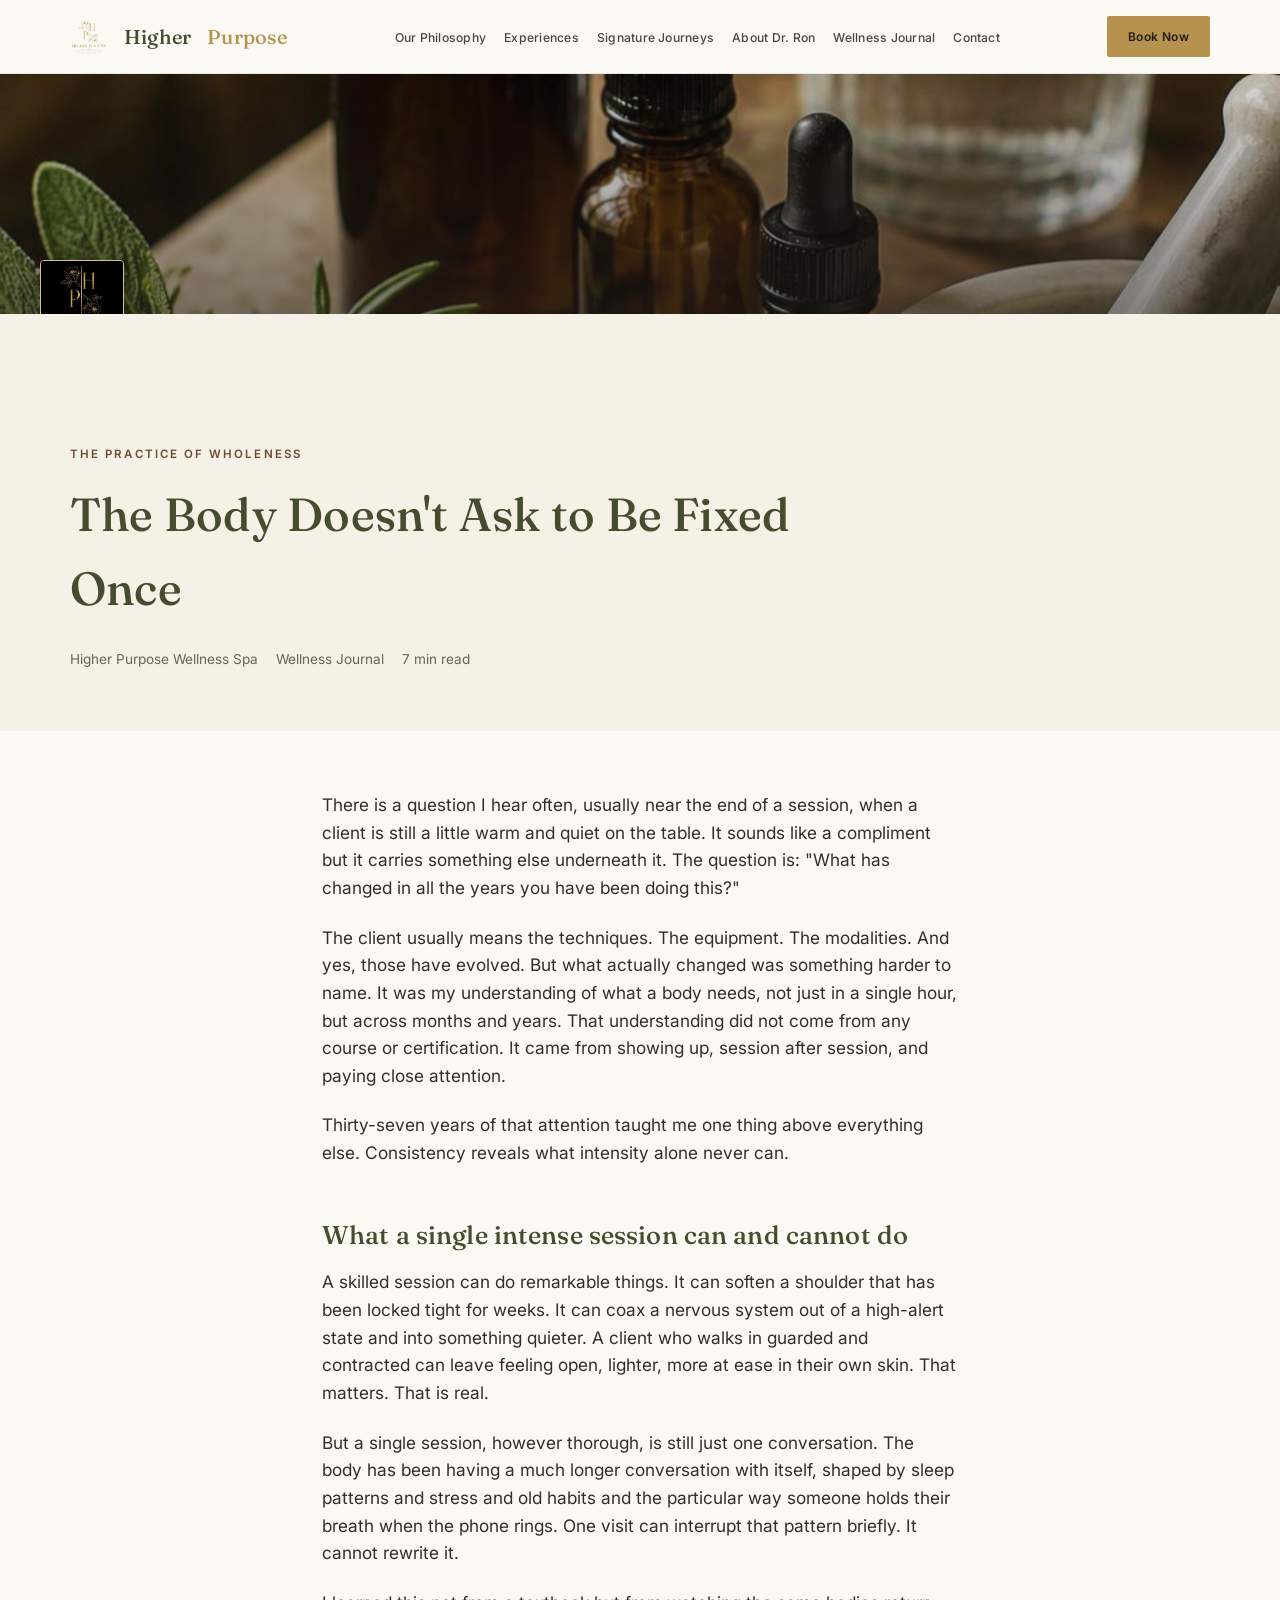
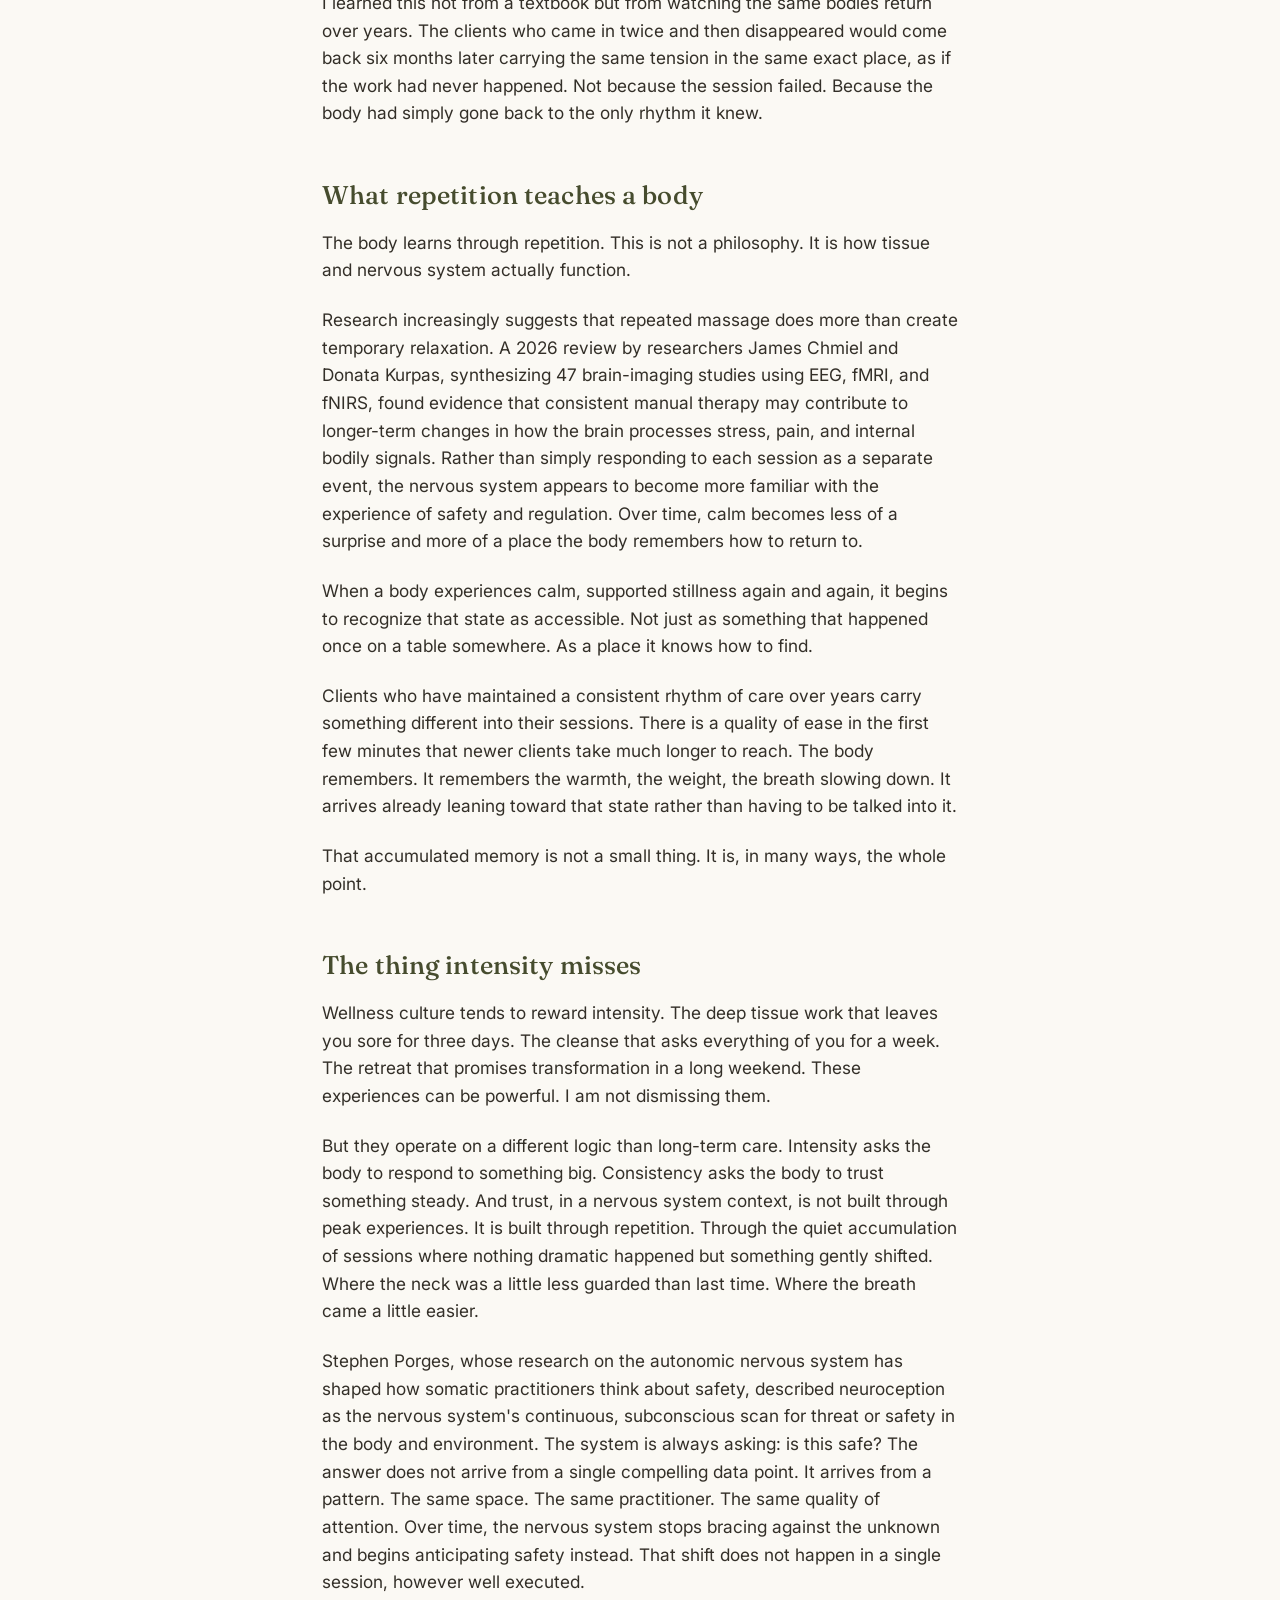
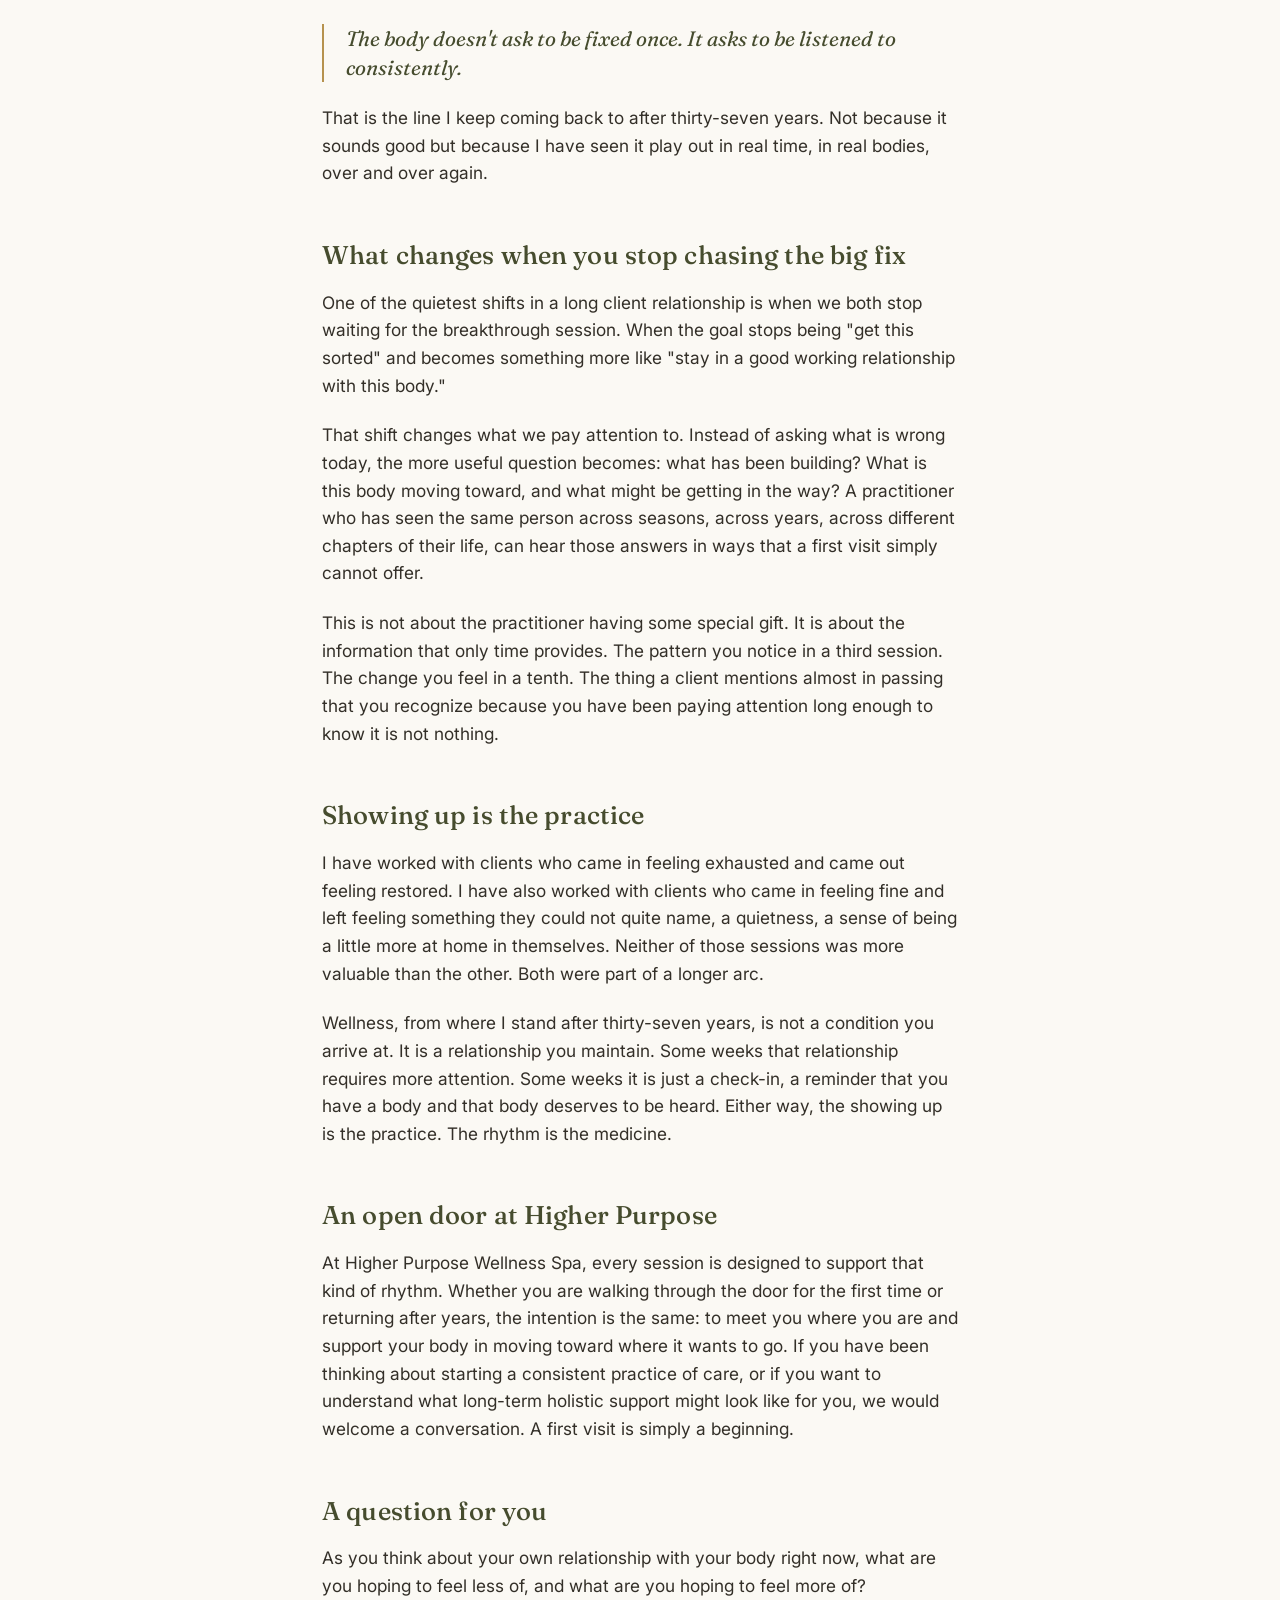
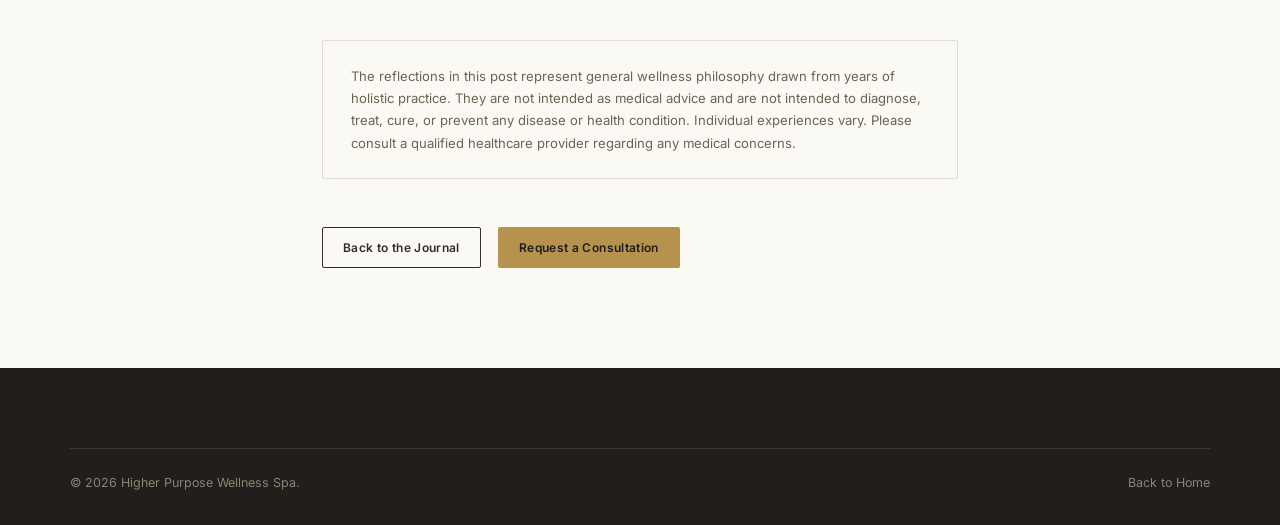
<file: spa-article-consistency.html>
<!DOCTYPE html>
<html lang="en">
<head>
<meta charset="UTF-8">
<meta name="viewport" content="width=device-width, initial-scale=1.0">
<title>The Body Doesn't Ask to Be Fixed Once — Higher Purpose Wellness Journal</title>
<link rel="icon" href="spa-logo.png">
<link rel="stylesheet" href="spa-style.css?v=3">
</head>
<body>

<nav class="nav">
  <div class="container">
    <a href="index.html" class="nav-logo"><img src="spa-logo.png" alt="Higher Purpose logo" class="nav-logo-mark" onerror="this.remove()">Higher <span>Purpose</span></a>
    <ul class="nav-links">
      <li><a href="index.html#philosophy">Our Philosophy</a></li>
      <li><a href="index.html#experiences">Experiences</a></li>
      <li><a href="index.html#journeys">Signature Journeys</a></li>
      <li><a href="index.html#about">About Dr. Ron</a></li>
      <li><a href="spa-journal.html">Wellness Journal</a></li>
      <li><a href="index.html#contact">Contact</a></li>
    </ul>
    <div class="nav-cta">
      <a href="index.html#contact" class="btn btn-outline btn-small">Consultation</a>
      <a href="index.html#book" class="btn btn-primary btn-small">Book Now</a>
    </div>
    <button class="nav-toggle" aria-label="Menu"><span></span><span></span><span></span></button>
  </div>
</nav>

<div class="article-banner">
  <img src="spa-img-hero.jpeg" alt="Higher Purpose Wellness Spa" onerror="this.parentElement.remove()">
  <div class="article-banner-logo"><img src="spa-logo-black.jpeg" alt="Higher Purpose logo" onerror="this.parentElement.parentElement.remove()"></div>
</div>

<header class="article-hero">
  <div class="container">
    <span class="eyebrow">The Practice of Wholeness</span>
    <h1>The Body Doesn't Ask to Be Fixed Once</h1>
    <div class="article-meta">
      <span>Higher Purpose Wellness Spa</span>
      <span>Wellness Journal</span>
      <span>7 min read</span>
    </div>
  </div>
</header>

<article class="article-body">
  <p>There is a question I hear often, usually near the end of a session, when a client is still a little warm and quiet on the table. It sounds like a compliment but it carries something else underneath it. The question is: "What has changed in all the years you have been doing this?"</p>

  <p>The client usually means the techniques. The equipment. The modalities. And yes, those have evolved. But what actually changed was something harder to name. It was my understanding of what a body needs, not just in a single hour, but across months and years. That understanding did not come from any course or certification. It came from showing up, session after session, and paying close attention.</p>

  <p>Thirty-seven years of that attention taught me one thing above everything else. Consistency reveals what intensity alone never can.</p>

  <h2>What a single intense session can and cannot do</h2>
  <p>A skilled session can do remarkable things. It can soften a shoulder that has been locked tight for weeks. It can coax a nervous system out of a high-alert state and into something quieter. A client who walks in guarded and contracted can leave feeling open, lighter, more at ease in their own skin. That matters. That is real.</p>

  <p>But a single session, however thorough, is still just one conversation. The body has been having a much longer conversation with itself, shaped by sleep patterns and stress and old habits and the particular way someone holds their breath when the phone rings. One visit can interrupt that pattern briefly. It cannot rewrite it.</p>

  <p>I learned this not from a textbook but from watching the same bodies return over years. The clients who came in twice and then disappeared would come back six months later carrying the same tension in the same exact place, as if the work had never happened. Not because the session failed. Because the body had simply gone back to the only rhythm it knew.</p>

  <h2>What repetition teaches a body</h2>
  <p>The body learns through repetition. This is not a philosophy. It is how tissue and nervous system actually function.</p>

  <p>Research increasingly suggests that repeated massage does more than create temporary relaxation. A 2026 review by researchers James Chmiel and Donata Kurpas, synthesizing 47 brain-imaging studies using EEG, fMRI, and fNIRS, found evidence that consistent manual therapy may contribute to longer-term changes in how the brain processes stress, pain, and internal bodily signals. Rather than simply responding to each session as a separate event, the nervous system appears to become more familiar with the experience of safety and regulation. Over time, calm becomes less of a surprise and more of a place the body remembers how to return to.</p>

  <p>When a body experiences calm, supported stillness again and again, it begins to recognize that state as accessible. Not just as something that happened once on a table somewhere. As a place it knows how to find.</p>

  <p>Clients who have maintained a consistent rhythm of care over years carry something different into their sessions. There is a quality of ease in the first few minutes that newer clients take much longer to reach. The body remembers. It remembers the warmth, the weight, the breath slowing down. It arrives already leaning toward that state rather than having to be talked into it.</p>

  <p>That accumulated memory is not a small thing. It is, in many ways, the whole point.</p>

  <h2>The thing intensity misses</h2>
  <p>Wellness culture tends to reward intensity. The deep tissue work that leaves you sore for three days. The cleanse that asks everything of you for a week. The retreat that promises transformation in a long weekend. These experiences can be powerful. I am not dismissing them.</p>

  <p>But they operate on a different logic than long-term care. Intensity asks the body to respond to something big. Consistency asks the body to trust something steady. And trust, in a nervous system context, is not built through peak experiences. It is built through repetition. Through the quiet accumulation of sessions where nothing dramatic happened but something gently shifted. Where the neck was a little less guarded than last time. Where the breath came a little easier.</p>

  <p>Stephen Porges, whose research on the autonomic nervous system has shaped how somatic practitioners think about safety, described neuroception as the nervous system's continuous, subconscious scan for threat or safety in the body and environment. The system is always asking: is this safe? The answer does not arrive from a single compelling data point. It arrives from a pattern. The same space. The same practitioner. The same quality of attention. Over time, the nervous system stops bracing against the unknown and begins anticipating safety instead. That shift does not happen in a single session, however well executed.</p>

  <p class="pull-line">The body doesn't ask to be fixed once. It asks to be listened to consistently.</p>

  <p>That is the line I keep coming back to after thirty-seven years. Not because it sounds good but because I have seen it play out in real time, in real bodies, over and over again.</p>

  <h2>What changes when you stop chasing the big fix</h2>
  <p>One of the quietest shifts in a long client relationship is when we both stop waiting for the breakthrough session. When the goal stops being "get this sorted" and becomes something more like "stay in a good working relationship with this body."</p>

  <p>That shift changes what we pay attention to. Instead of asking what is wrong today, the more useful question becomes: what has been building? What is this body moving toward, and what might be getting in the way? A practitioner who has seen the same person across seasons, across years, across different chapters of their life, can hear those answers in ways that a first visit simply cannot offer.</p>

  <p>This is not about the practitioner having some special gift. It is about the information that only time provides. The pattern you notice in a third session. The change you feel in a tenth. The thing a client mentions almost in passing that you recognize because you have been paying attention long enough to know it is not nothing.</p>

  <h2>Showing up is the practice</h2>
  <p>I have worked with clients who came in feeling exhausted and came out feeling restored. I have also worked with clients who came in feeling fine and left feeling something they could not quite name, a quietness, a sense of being a little more at home in themselves. Neither of those sessions was more valuable than the other. Both were part of a longer arc.</p>

  <p>Wellness, from where I stand after thirty-seven years, is not a condition you arrive at. It is a relationship you maintain. Some weeks that relationship requires more attention. Some weeks it is just a check-in, a reminder that you have a body and that body deserves to be heard. Either way, the showing up is the practice. The rhythm is the medicine.</p>

  <h2>An open door at Higher Purpose</h2>
  <p>At Higher Purpose Wellness Spa, every session is designed to support that kind of rhythm. Whether you are walking through the door for the first time or returning after years, the intention is the same: to meet you where you are and support your body in moving toward where it wants to go. If you have been thinking about starting a consistent practice of care, or if you want to understand what long-term holistic support might look like for you, we would welcome a conversation. A first visit is simply a beginning.</p>

  <h2>A question for you</h2>
  <p>As you think about your own relationship with your body right now, what are you hoping to feel less of, and what are you hoping to feel more of?</p>

  <div class="disclaimer-box" style="background:transparent;border-color:rgba(33,30,27,.12);color:#6b6353;">
    The reflections in this post represent general wellness philosophy drawn from years of holistic practice. They are not intended as medical advice and are not intended to diagnose, treat, cure, or prevent any disease or health condition. Individual experiences vary. Please consult a qualified healthcare provider regarding any medical concerns.
  </div>

  <div style="margin-top:48px;">
    <a href="spa-journal.html" class="btn btn-outline btn-small">Back to the Journal</a>
    <a href="index.html#contact" class="btn btn-primary btn-small" style="margin-left:12px;">Request a Consultation</a>
  </div>
</article>

<footer class="footer">
  <div class="container">
    <div class="footer-bottom">
      <span>© 2026 Higher Purpose Wellness Spa.</span>
      <a href="index.html">Back to Home</a>
    </div>
  </div>
</footer>

<script src="spa-script.js?v=3"></script>
</body>
</html>
</file>
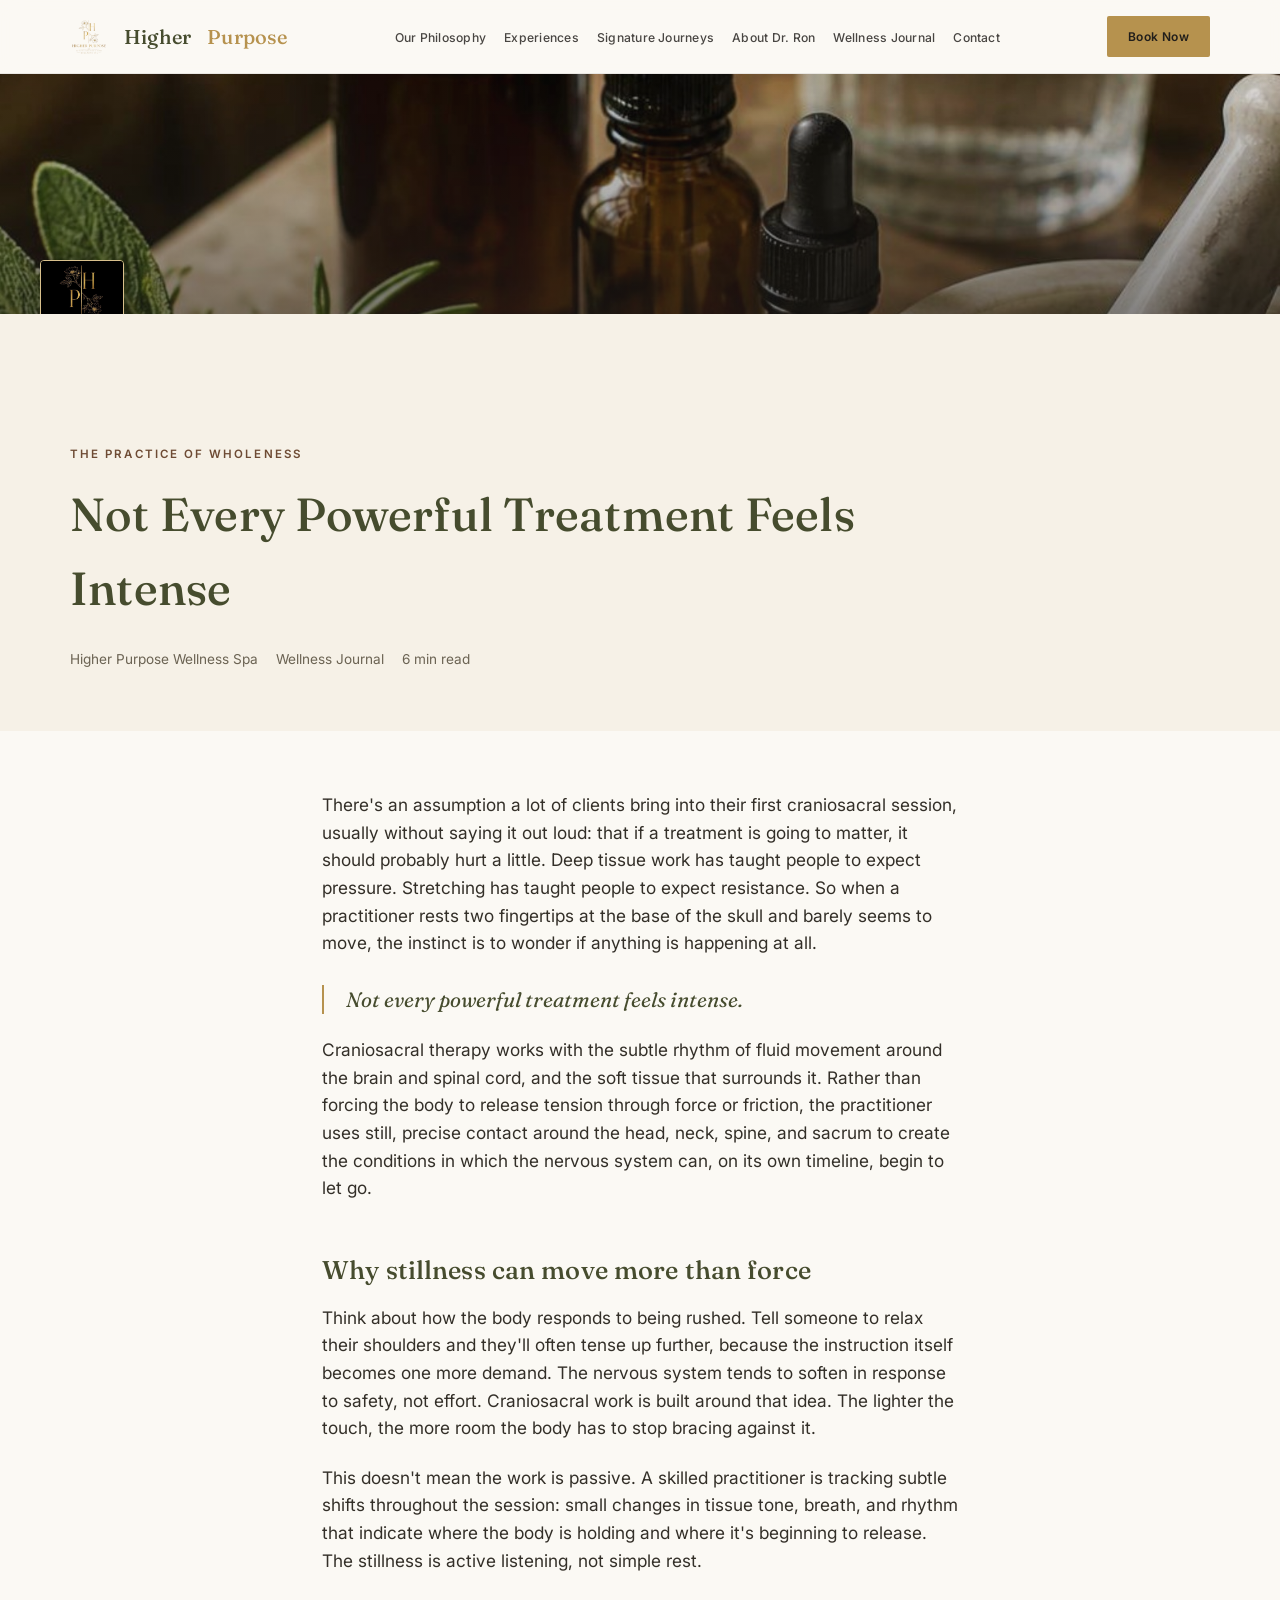
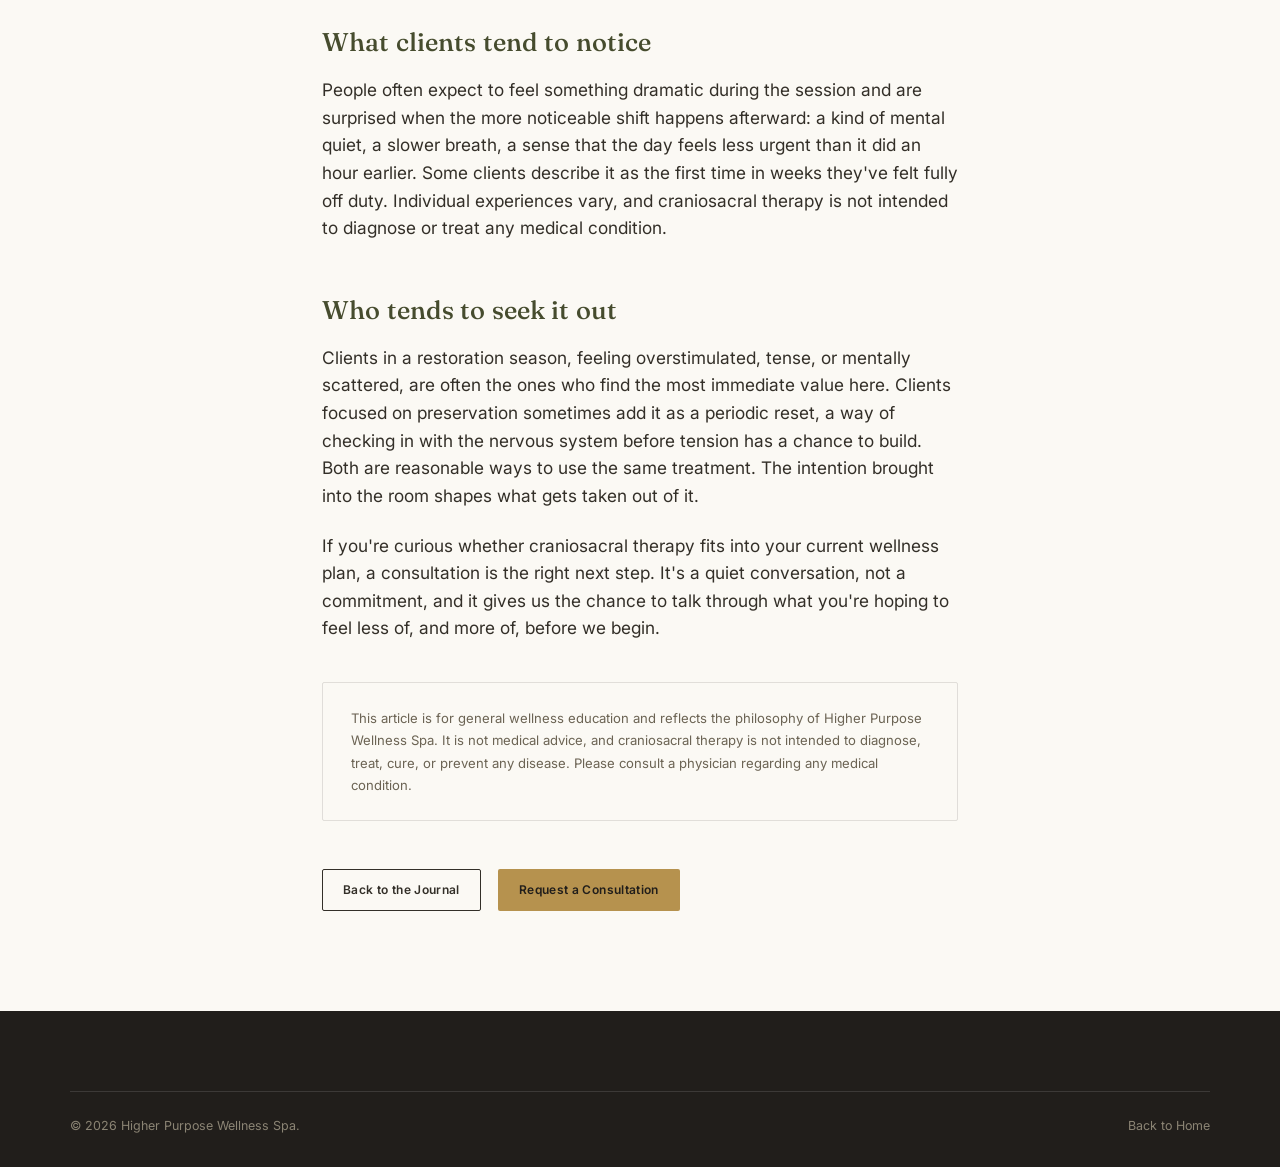
<file: spa-article-craniosacral.html>
<!DOCTYPE html>
<html lang="en">
<head>
<meta charset="UTF-8">
<meta name="viewport" content="width=device-width, initial-scale=1.0">
<title>Not Every Powerful Treatment Feels Intense — Higher Purpose Wellness Journal</title>
<link rel="icon" href="spa-logo.png">
<link rel="stylesheet" href="spa-style.css?v=3">
</head>
<body>

<nav class="nav">
  <div class="container">
    <a href="index.html" class="nav-logo"><img src="spa-logo.png" alt="Higher Purpose logo" class="nav-logo-mark" onerror="this.remove()">Higher <span>Purpose</span></a>
    <ul class="nav-links">
      <li><a href="index.html#philosophy">Our Philosophy</a></li>
      <li><a href="index.html#experiences">Experiences</a></li>
      <li><a href="index.html#journeys">Signature Journeys</a></li>
      <li><a href="index.html#about">About Dr. Ron</a></li>
      <li><a href="spa-journal.html">Wellness Journal</a></li>
      <li><a href="index.html#contact">Contact</a></li>
    </ul>
    <div class="nav-cta">
      <a href="index.html#contact" class="btn btn-outline btn-small">Consultation</a>
      <a href="index.html#book" class="btn btn-primary btn-small">Book Now</a>
    </div>
    <button class="nav-toggle" aria-label="Menu"><span></span><span></span><span></span></button>
  </div>
</nav>

<div class="article-banner">
  <img src="spa-img-hero.jpeg" alt="Higher Purpose Wellness Spa" onerror="this.parentElement.remove()">
  <div class="article-banner-logo"><img src="spa-logo-black.jpeg" alt="Higher Purpose logo" onerror="this.parentElement.parentElement.remove()"></div>
</div>

<header class="article-hero">
  <div class="container">
    <span class="eyebrow">The Practice of Wholeness</span>
    <h1>Not Every Powerful Treatment Feels Intense</h1>
    <div class="article-meta">
      <span>Higher Purpose Wellness Spa</span>
      <span>Wellness Journal</span>
      <span>6 min read</span>
    </div>
  </div>
</header>

<article class="article-body">
  <p>There's an assumption a lot of clients bring into their first craniosacral session, usually without saying it out loud: that if a treatment is going to matter, it should probably hurt a little. Deep tissue work has taught people to expect pressure. Stretching has taught people to expect resistance. So when a practitioner rests two fingertips at the base of the skull and barely seems to move, the instinct is to wonder if anything is happening at all.</p>

  <p class="pull-line">Not every powerful treatment feels intense.</p>

  <p>Craniosacral therapy works with the subtle rhythm of fluid movement around the brain and spinal cord, and the soft tissue that surrounds it. Rather than forcing the body to release tension through force or friction, the practitioner uses still, precise contact around the head, neck, spine, and sacrum to create the conditions in which the nervous system can, on its own timeline, begin to let go.</p>

  <h2>Why stillness can move more than force</h2>
  <p>Think about how the body responds to being rushed. Tell someone to relax their shoulders and they'll often tense up further, because the instruction itself becomes one more demand. The nervous system tends to soften in response to safety, not effort. Craniosacral work is built around that idea. The lighter the touch, the more room the body has to stop bracing against it.</p>

  <p>This doesn't mean the work is passive. A skilled practitioner is tracking subtle shifts throughout the session: small changes in tissue tone, breath, and rhythm that indicate where the body is holding and where it's beginning to release. The stillness is active listening, not simple rest.</p>

  <h2>What clients tend to notice</h2>
  <p>People often expect to feel something dramatic during the session and are surprised when the more noticeable shift happens afterward: a kind of mental quiet, a slower breath, a sense that the day feels less urgent than it did an hour earlier. Some clients describe it as the first time in weeks they've felt fully off duty. Individual experiences vary, and craniosacral therapy is not intended to diagnose or treat any medical condition.</p>

  <h2>Who tends to seek it out</h2>
  <p>Clients in a restoration season, feeling overstimulated, tense, or mentally scattered, are often the ones who find the most immediate value here. Clients focused on preservation sometimes add it as a periodic reset, a way of checking in with the nervous system before tension has a chance to build. Both are reasonable ways to use the same treatment. The intention brought into the room shapes what gets taken out of it.</p>

  <p>If you're curious whether craniosacral therapy fits into your current wellness plan, a consultation is the right next step. It's a quiet conversation, not a commitment, and it gives us the chance to talk through what you're hoping to feel less of, and more of, before we begin.</p>

  <div class="disclaimer-box" style="background:transparent;border-color:rgba(33,30,27,.12);color:#6b6353;">
    This article is for general wellness education and reflects the philosophy of Higher Purpose Wellness Spa. It is not medical advice, and craniosacral therapy is not intended to diagnose, treat, cure, or prevent any disease. Please consult a physician regarding any medical condition.
  </div>

  <div style="margin-top:48px;">
    <a href="spa-journal.html" class="btn btn-outline btn-small">Back to the Journal</a>
    <a href="index.html#contact" class="btn btn-primary btn-small" style="margin-left:12px;">Request a Consultation</a>
  </div>
</article>

<footer class="footer">
  <div class="container">
    <div class="footer-bottom">
      <span>© 2026 Higher Purpose Wellness Spa.</span>
      <a href="index.html">Back to Home</a>
    </div>
  </div>
</footer>

<script src="spa-script.js?v=3"></script>
</body>
</html>
</file>
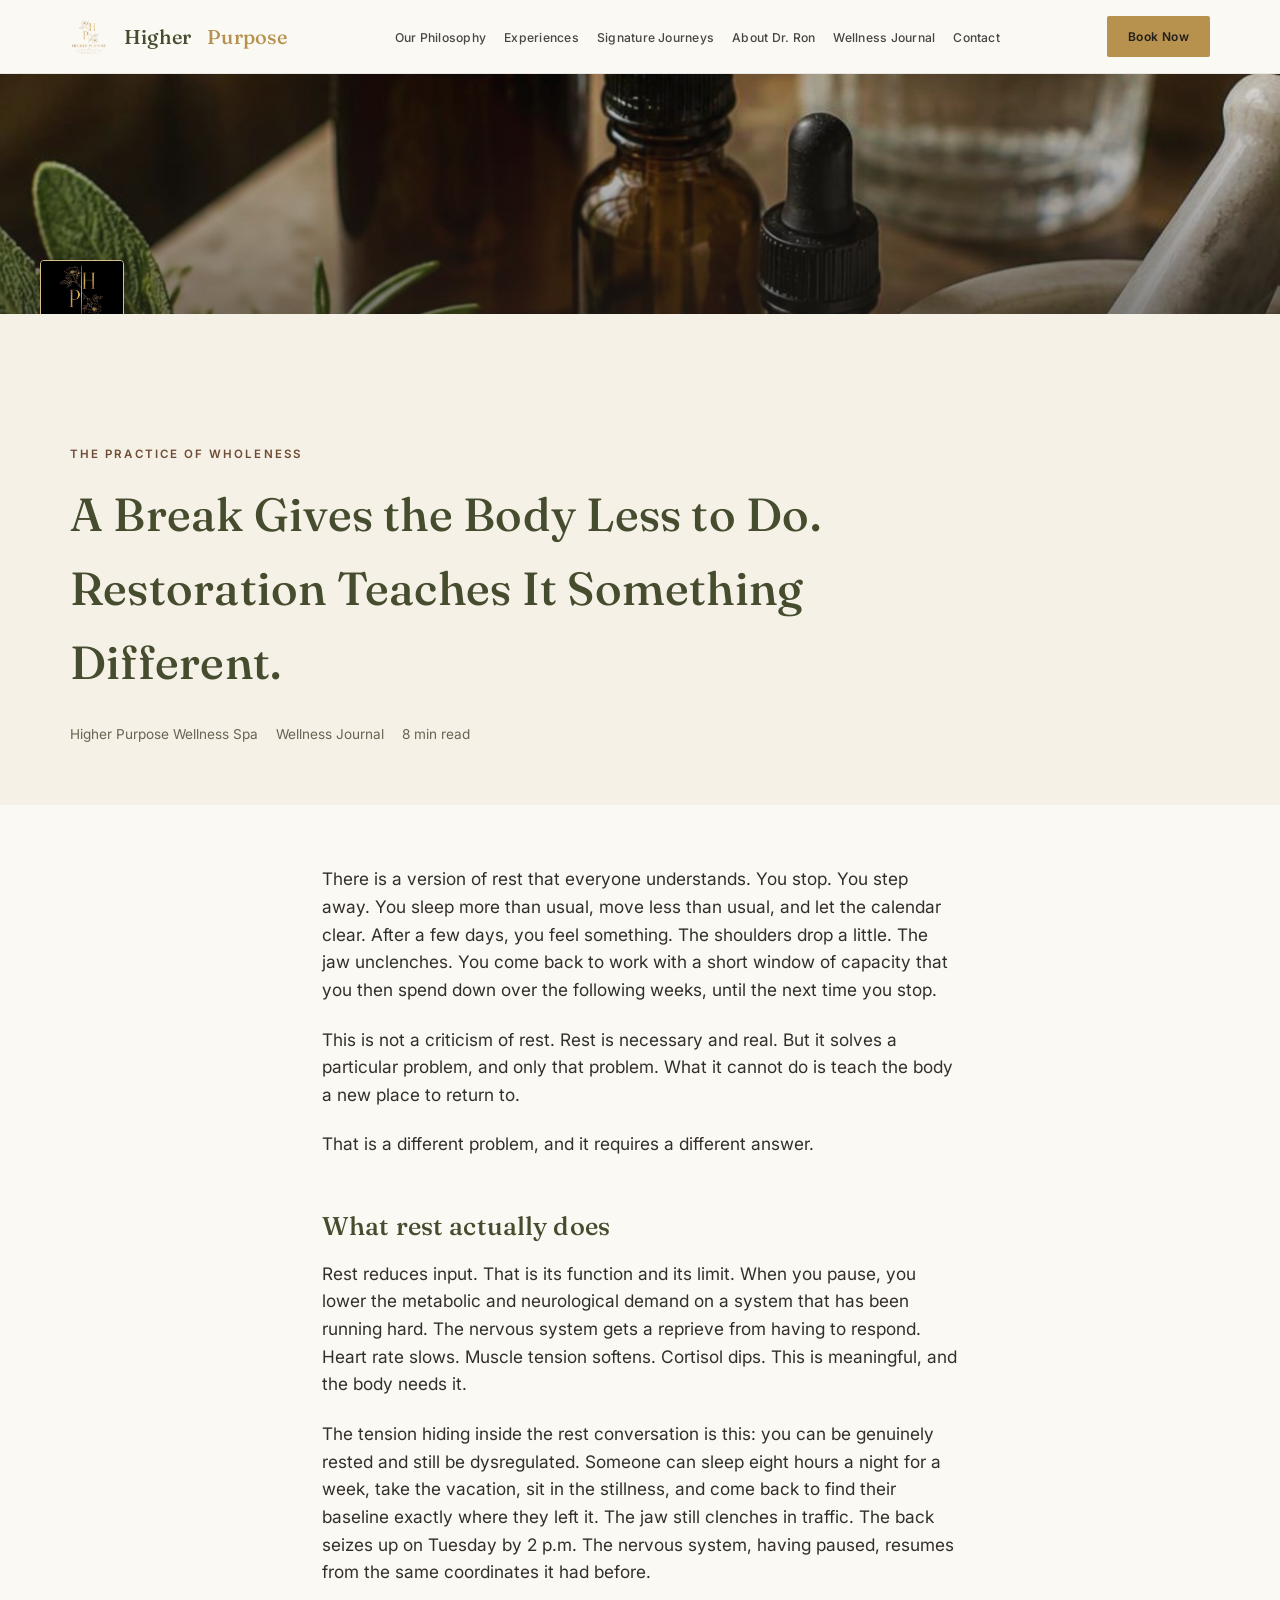
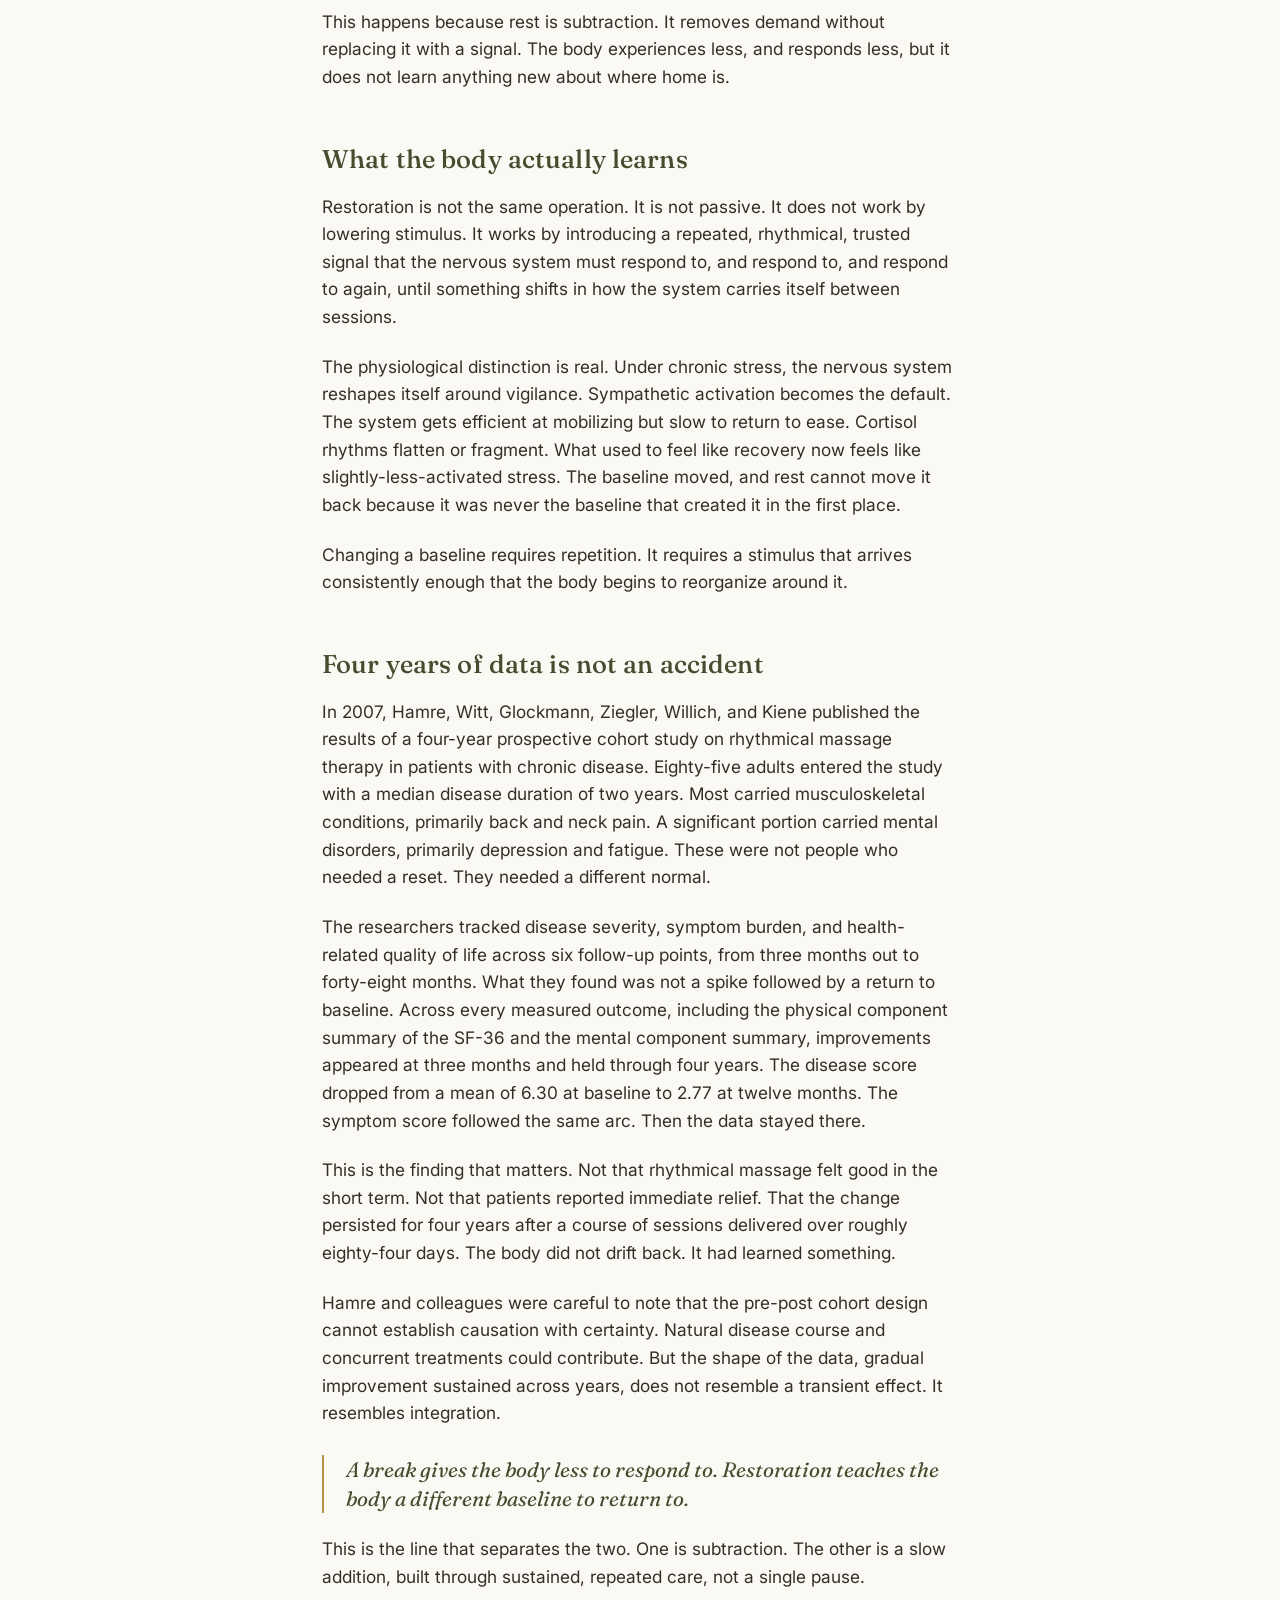
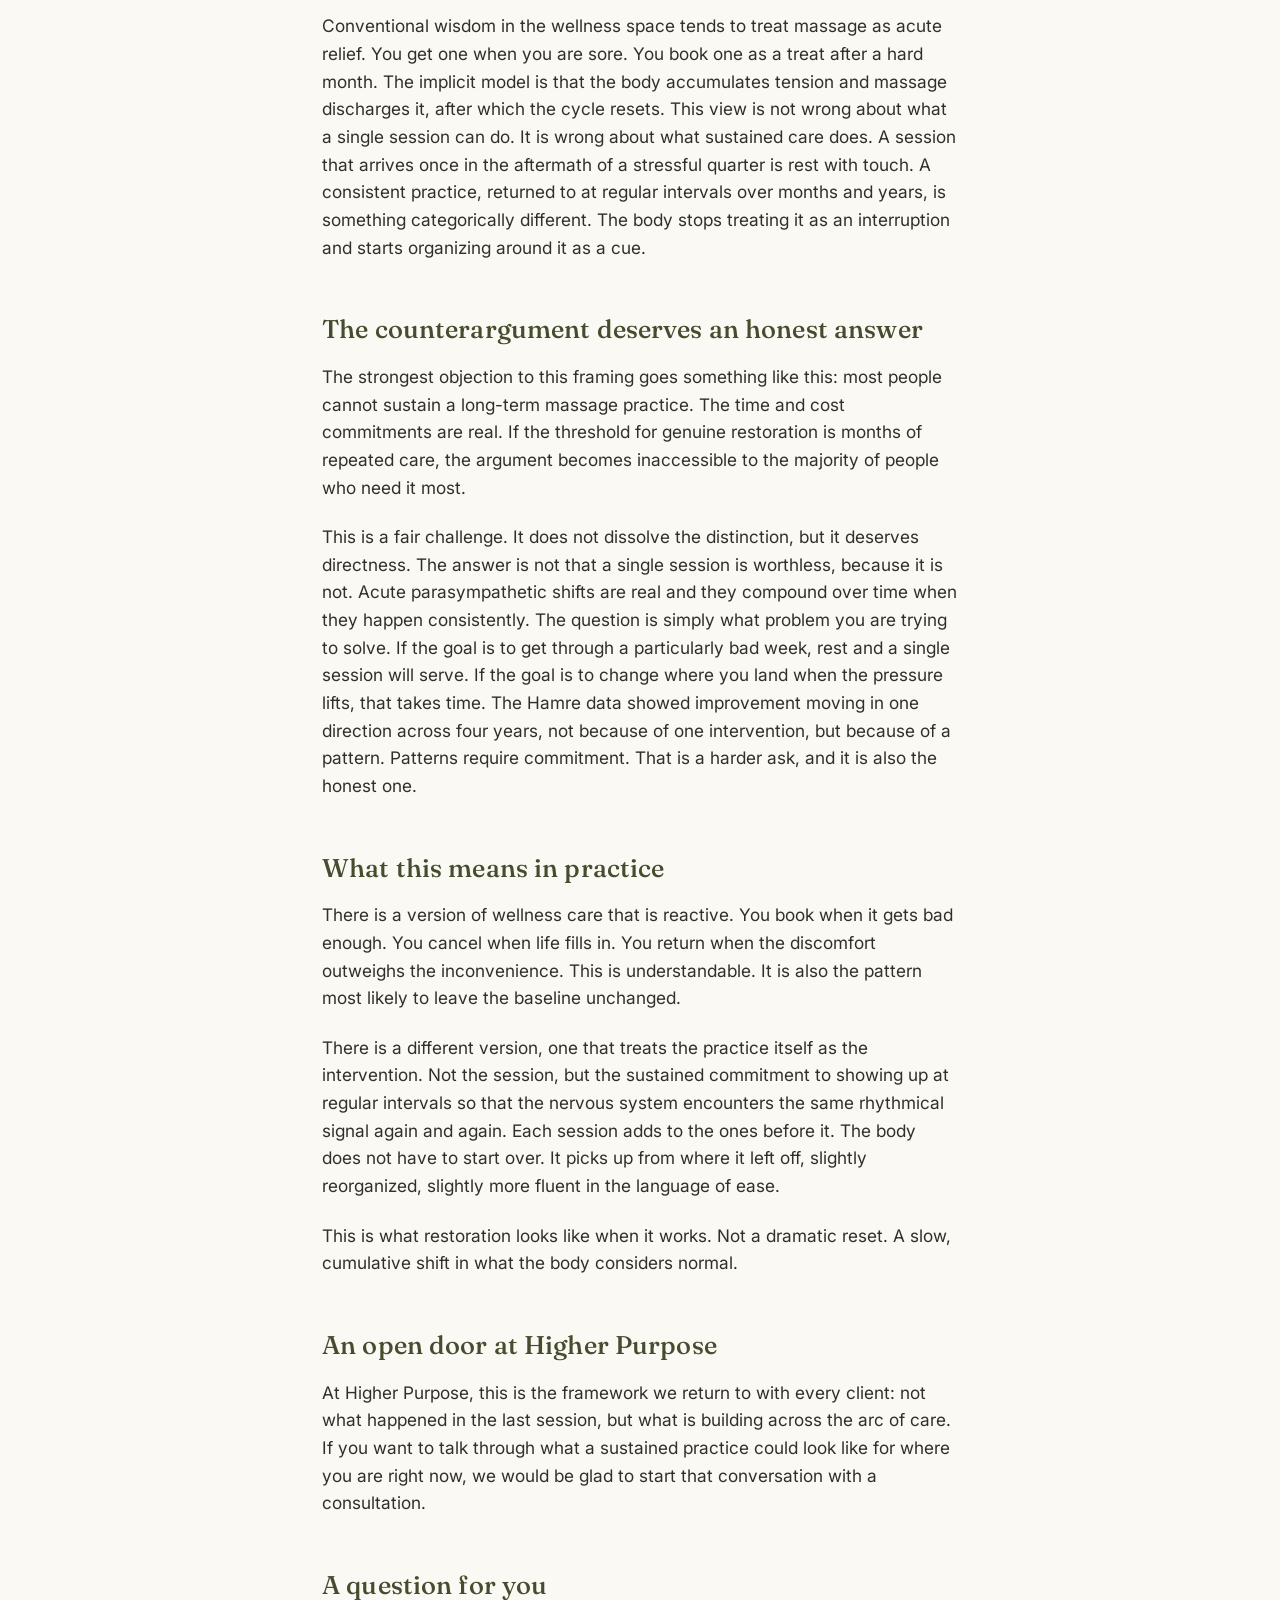
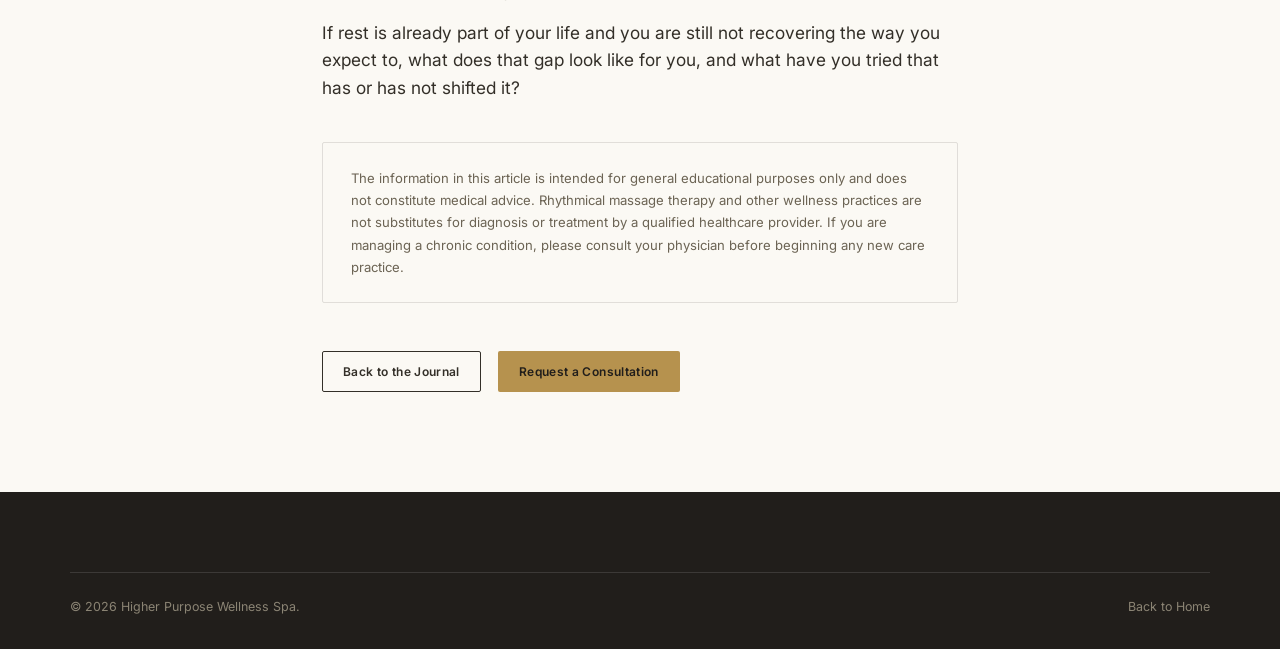
<file: spa-article-restoration.html>
<!DOCTYPE html>
<html lang="en">
<head>
<meta charset="UTF-8">
<meta name="viewport" content="width=device-width, initial-scale=1.0">
<title>A Break Gives the Body Less to Do. Restoration Teaches It Something Different. — Higher Purpose Wellness Journal</title>
<link rel="icon" href="spa-logo.png">
<link rel="stylesheet" href="spa-style.css?v=3">
</head>
<body>

<nav class="nav">
  <div class="container">
    <a href="index.html" class="nav-logo"><img src="spa-logo.png" alt="Higher Purpose logo" class="nav-logo-mark" onerror="this.remove()">Higher <span>Purpose</span></a>
    <ul class="nav-links">
      <li><a href="index.html#philosophy">Our Philosophy</a></li>
      <li><a href="index.html#experiences">Experiences</a></li>
      <li><a href="index.html#journeys">Signature Journeys</a></li>
      <li><a href="index.html#about">About Dr. Ron</a></li>
      <li><a href="spa-journal.html">Wellness Journal</a></li>
      <li><a href="index.html#contact">Contact</a></li>
    </ul>
    <div class="nav-cta">
      <a href="index.html#contact" class="btn btn-outline btn-small">Consultation</a>
      <a href="index.html#book" class="btn btn-primary btn-small">Book Now</a>
    </div>
    <button class="nav-toggle" aria-label="Menu"><span></span><span></span><span></span></button>
  </div>
</nav>

<div class="article-banner">
  <img src="spa-img-hero.jpeg" alt="Higher Purpose Wellness Spa" onerror="this.parentElement.remove()">
  <div class="article-banner-logo"><img src="spa-logo-black.jpeg" alt="Higher Purpose logo" onerror="this.parentElement.parentElement.remove()"></div>
</div>

<header class="article-hero">
  <div class="container">
    <span class="eyebrow">The Practice of Wholeness</span>
    <h1>A Break Gives the Body Less to Do. Restoration Teaches It Something Different.</h1>
    <div class="article-meta">
      <span>Higher Purpose Wellness Spa</span>
      <span>Wellness Journal</span>
      <span>8 min read</span>
    </div>
  </div>
</header>

<article class="article-body">
  <p>There is a version of rest that everyone understands. You stop. You step away. You sleep more than usual, move less than usual, and let the calendar clear. After a few days, you feel something. The shoulders drop a little. The jaw unclenches. You come back to work with a short window of capacity that you then spend down over the following weeks, until the next time you stop.</p>

  <p>This is not a criticism of rest. Rest is necessary and real. But it solves a particular problem, and only that problem. What it cannot do is teach the body a new place to return to.</p>

  <p>That is a different problem, and it requires a different answer.</p>

  <h2>What rest actually does</h2>
  <p>Rest reduces input. That is its function and its limit. When you pause, you lower the metabolic and neurological demand on a system that has been running hard. The nervous system gets a reprieve from having to respond. Heart rate slows. Muscle tension softens. Cortisol dips. This is meaningful, and the body needs it.</p>

  <p>The tension hiding inside the rest conversation is this: you can be genuinely rested and still be dysregulated. Someone can sleep eight hours a night for a week, take the vacation, sit in the stillness, and come back to find their baseline exactly where they left it. The jaw still clenches in traffic. The back seizes up on Tuesday by 2 p.m. The nervous system, having paused, resumes from the same coordinates it had before.</p>

  <p>This happens because rest is subtraction. It removes demand without replacing it with a signal. The body experiences less, and responds less, but it does not learn anything new about where home is.</p>

  <h2>What the body actually learns</h2>
  <p>Restoration is not the same operation. It is not passive. It does not work by lowering stimulus. It works by introducing a repeated, rhythmical, trusted signal that the nervous system must respond to, and respond to, and respond to again, until something shifts in how the system carries itself between sessions.</p>

  <p>The physiological distinction is real. Under chronic stress, the nervous system reshapes itself around vigilance. Sympathetic activation becomes the default. The system gets efficient at mobilizing but slow to return to ease. Cortisol rhythms flatten or fragment. What used to feel like recovery now feels like slightly-less-activated stress. The baseline moved, and rest cannot move it back because it was never the baseline that created it in the first place.</p>

  <p>Changing a baseline requires repetition. It requires a stimulus that arrives consistently enough that the body begins to reorganize around it.</p>

  <h2>Four years of data is not an accident</h2>
  <p>In 2007, Hamre, Witt, Glockmann, Ziegler, Willich, and Kiene published the results of a four-year prospective cohort study on rhythmical massage therapy in patients with chronic disease. Eighty-five adults entered the study with a median disease duration of two years. Most carried musculoskeletal conditions, primarily back and neck pain. A significant portion carried mental disorders, primarily depression and fatigue. These were not people who needed a reset. They needed a different normal.</p>

  <p>The researchers tracked disease severity, symptom burden, and health-related quality of life across six follow-up points, from three months out to forty-eight months. What they found was not a spike followed by a return to baseline. Across every measured outcome, including the physical component summary of the SF-36 and the mental component summary, improvements appeared at three months and held through four years. The disease score dropped from a mean of 6.30 at baseline to 2.77 at twelve months. The symptom score followed the same arc. Then the data stayed there.</p>

  <p>This is the finding that matters. Not that rhythmical massage felt good in the short term. Not that patients reported immediate relief. That the change persisted for four years after a course of sessions delivered over roughly eighty-four days. The body did not drift back. It had learned something.</p>

  <p>Hamre and colleagues were careful to note that the pre-post cohort design cannot establish causation with certainty. Natural disease course and concurrent treatments could contribute. But the shape of the data, gradual improvement sustained across years, does not resemble a transient effect. It resembles integration.</p>

  <p class="pull-line">A break gives the body less to respond to. Restoration teaches the body a different baseline to return to.</p>

  <p>This is the line that separates the two. One is subtraction. The other is a slow addition, built through sustained, repeated care, not a single pause.</p>

  <p>Conventional wisdom in the wellness space tends to treat massage as acute relief. You get one when you are sore. You book one as a treat after a hard month. The implicit model is that the body accumulates tension and massage discharges it, after which the cycle resets. This view is not wrong about what a single session can do. It is wrong about what sustained care does. A session that arrives once in the aftermath of a stressful quarter is rest with touch. A consistent practice, returned to at regular intervals over months and years, is something categorically different. The body stops treating it as an interruption and starts organizing around it as a cue.</p>

  <h2>The counterargument deserves an honest answer</h2>
  <p>The strongest objection to this framing goes something like this: most people cannot sustain a long-term massage practice. The time and cost commitments are real. If the threshold for genuine restoration is months of repeated care, the argument becomes inaccessible to the majority of people who need it most.</p>

  <p>This is a fair challenge. It does not dissolve the distinction, but it deserves directness. The answer is not that a single session is worthless, because it is not. Acute parasympathetic shifts are real and they compound over time when they happen consistently. The question is simply what problem you are trying to solve. If the goal is to get through a particularly bad week, rest and a single session will serve. If the goal is to change where you land when the pressure lifts, that takes time. The Hamre data showed improvement moving in one direction across four years, not because of one intervention, but because of a pattern. Patterns require commitment. That is a harder ask, and it is also the honest one.</p>

  <h2>What this means in practice</h2>
  <p>There is a version of wellness care that is reactive. You book when it gets bad enough. You cancel when life fills in. You return when the discomfort outweighs the inconvenience. This is understandable. It is also the pattern most likely to leave the baseline unchanged.</p>

  <p>There is a different version, one that treats the practice itself as the intervention. Not the session, but the sustained commitment to showing up at regular intervals so that the nervous system encounters the same rhythmical signal again and again. Each session adds to the ones before it. The body does not have to start over. It picks up from where it left off, slightly reorganized, slightly more fluent in the language of ease.</p>

  <p>This is what restoration looks like when it works. Not a dramatic reset. A slow, cumulative shift in what the body considers normal.</p>

  <h2>An open door at Higher Purpose</h2>
  <p>At Higher Purpose, this is the framework we return to with every client: not what happened in the last session, but what is building across the arc of care. If you want to talk through what a sustained practice could look like for where you are right now, we would be glad to start that conversation with a consultation.</p>

  <h2>A question for you</h2>
  <p>If rest is already part of your life and you are still not recovering the way you expect to, what does that gap look like for you, and what have you tried that has or has not shifted it?</p>

  <div class="disclaimer-box" style="background:transparent;border-color:rgba(33,30,27,.12);color:#6b6353;">
    The information in this article is intended for general educational purposes only and does not constitute medical advice. Rhythmical massage therapy and other wellness practices are not substitutes for diagnosis or treatment by a qualified healthcare provider. If you are managing a chronic condition, please consult your physician before beginning any new care practice.
  </div>

  <div style="margin-top:48px;">
    <a href="spa-journal.html" class="btn btn-outline btn-small">Back to the Journal</a>
    <a href="index.html#contact" class="btn btn-primary btn-small" style="margin-left:12px;">Request a Consultation</a>
  </div>
</article>

<footer class="footer">
  <div class="container">
    <div class="footer-bottom">
      <span>© 2026 Higher Purpose Wellness Spa.</span>
      <a href="index.html">Back to Home</a>
    </div>
  </div>
</footer>

<script src="spa-script.js?v=3"></script>
</body>
</html>
</file>
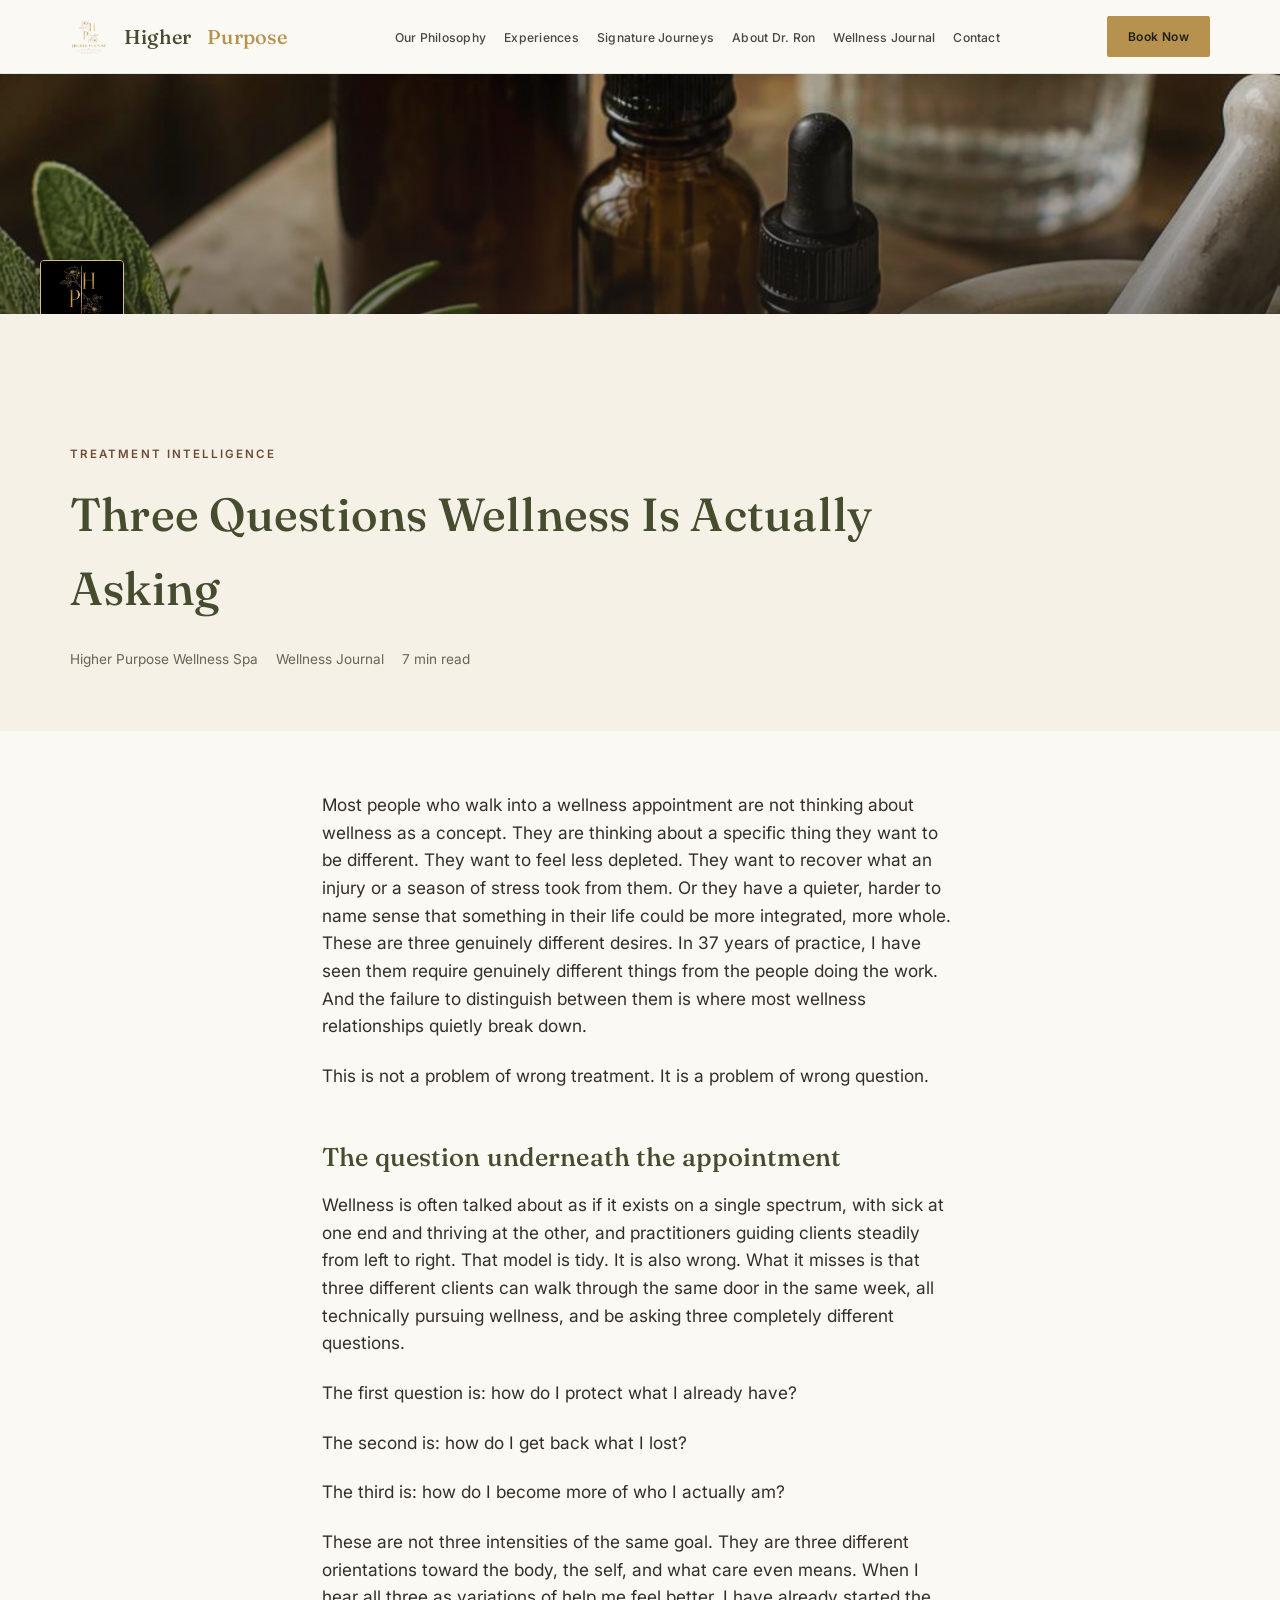
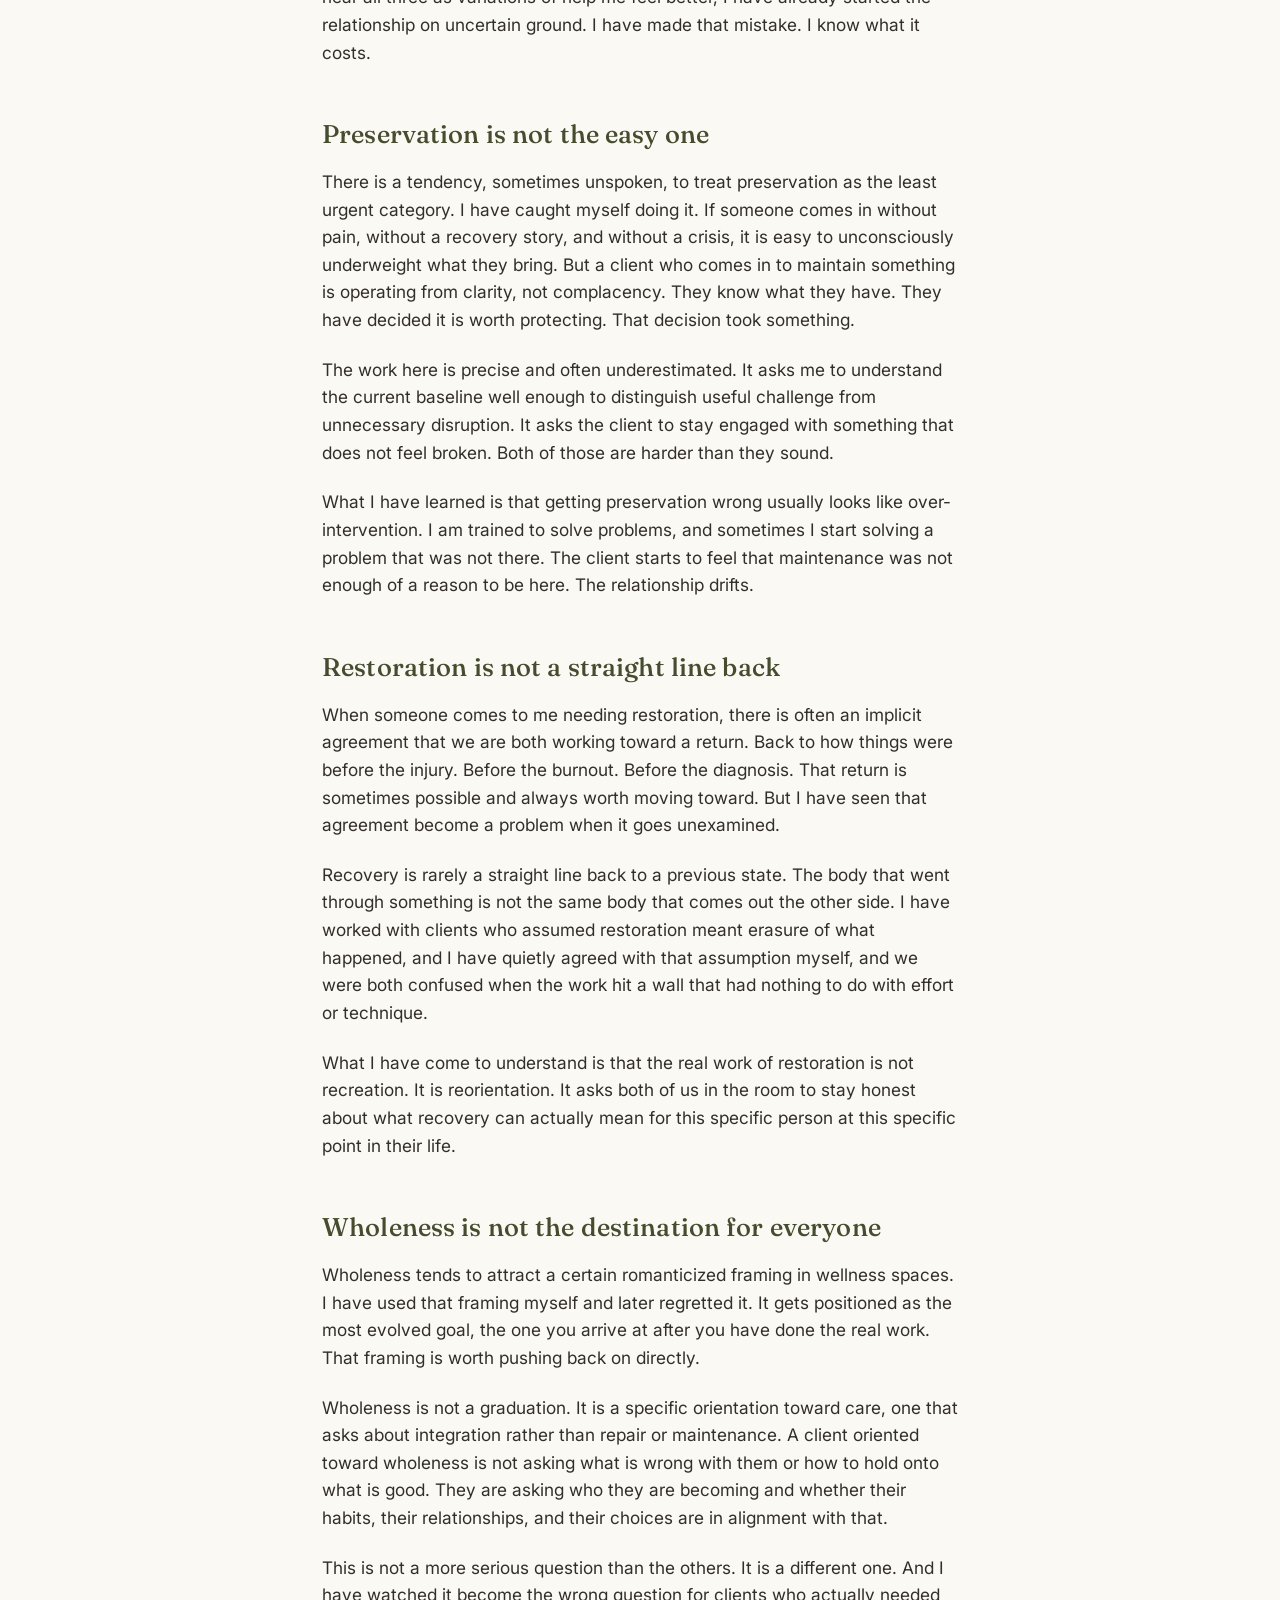
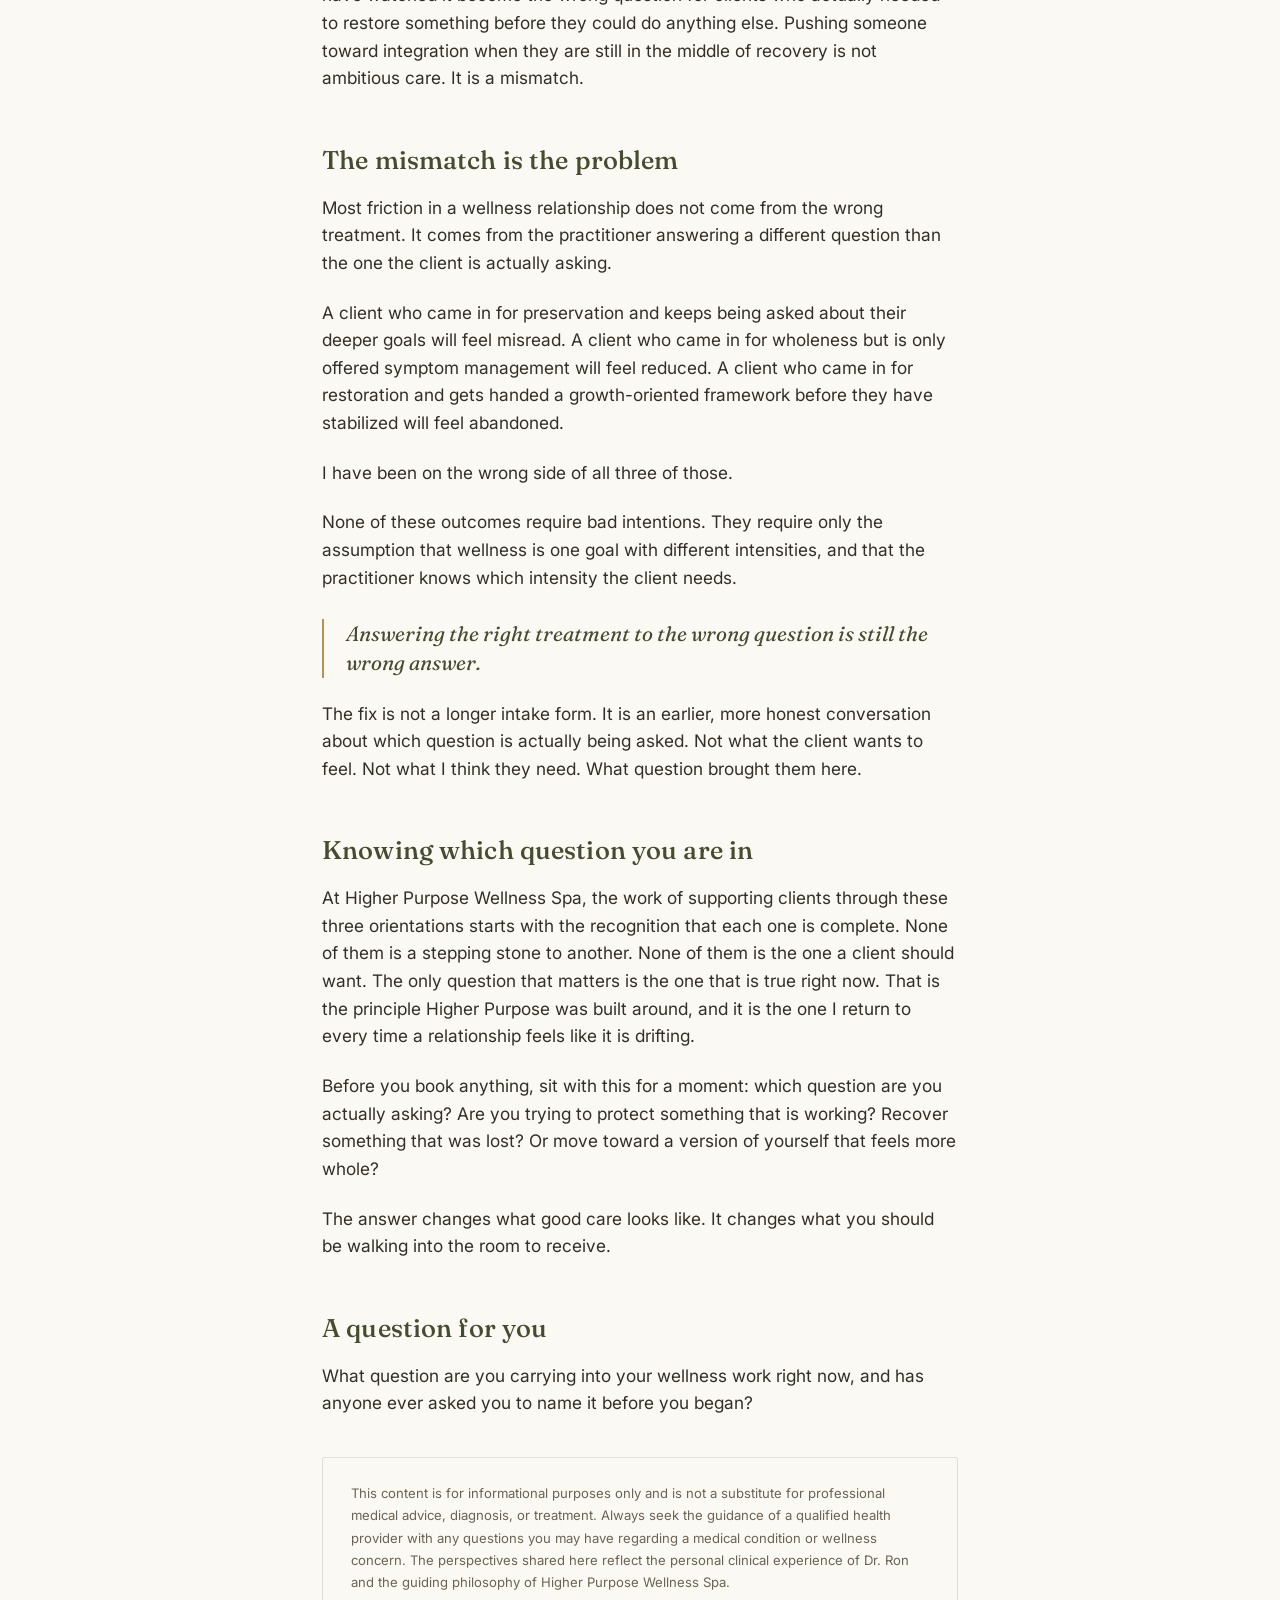
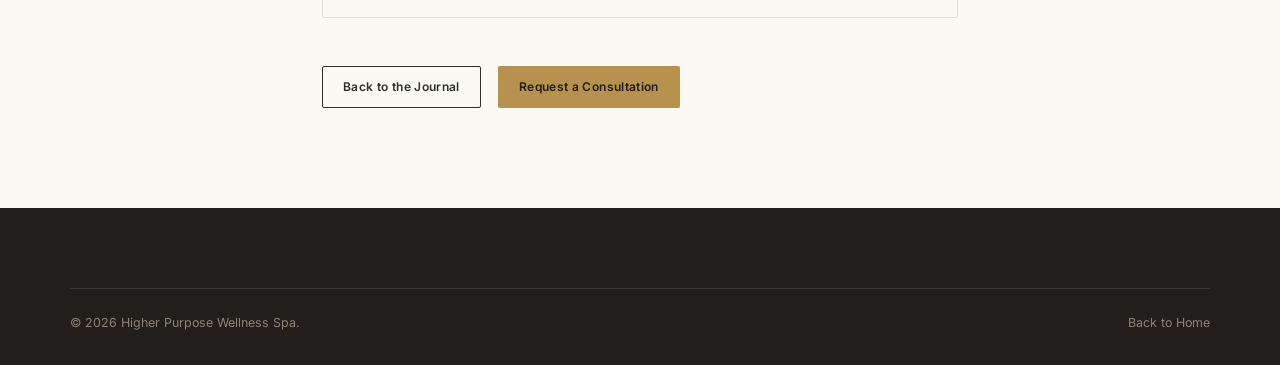
<file: spa-article-three-questions.html>
<!DOCTYPE html>
<html lang="en">
<head>
<meta charset="UTF-8">
<meta name="viewport" content="width=device-width, initial-scale=1.0">
<title>Three Questions Wellness Is Actually Asking — Higher Purpose Wellness Journal</title>
<link rel="icon" href="spa-logo.png">
<link rel="stylesheet" href="spa-style.css?v=3">
</head>
<body>

<nav class="nav">
  <div class="container">
    <a href="index.html" class="nav-logo"><img src="spa-logo.png" alt="Higher Purpose logo" class="nav-logo-mark" onerror="this.remove()">Higher <span>Purpose</span></a>
    <ul class="nav-links">
      <li><a href="index.html#philosophy">Our Philosophy</a></li>
      <li><a href="index.html#experiences">Experiences</a></li>
      <li><a href="index.html#journeys">Signature Journeys</a></li>
      <li><a href="index.html#about">About Dr. Ron</a></li>
      <li><a href="spa-journal.html">Wellness Journal</a></li>
      <li><a href="index.html#contact">Contact</a></li>
    </ul>
    <div class="nav-cta">
      <a href="index.html#contact" class="btn btn-outline btn-small">Consultation</a>
      <a href="index.html#book" class="btn btn-primary btn-small">Book Now</a>
    </div>
    <button class="nav-toggle" aria-label="Menu"><span></span><span></span><span></span></button>
  </div>
</nav>

<div class="article-banner">
  <img src="spa-img-hero.jpeg" alt="Higher Purpose Wellness Spa" onerror="this.parentElement.remove()">
  <div class="article-banner-logo"><img src="spa-logo-black.jpeg" alt="Higher Purpose logo" onerror="this.parentElement.parentElement.remove()"></div>
</div>

<header class="article-hero">
  <div class="container">
    <span class="eyebrow">Treatment Intelligence</span>
    <h1>Three Questions Wellness Is Actually Asking</h1>
    <div class="article-meta">
      <span>Higher Purpose Wellness Spa</span>
      <span>Wellness Journal</span>
      <span>7 min read</span>
    </div>
  </div>
</header>

<article class="article-body">
  <p>Most people who walk into a wellness appointment are not thinking about wellness as a concept. They are thinking about a specific thing they want to be different. They want to feel less depleted. They want to recover what an injury or a season of stress took from them. Or they have a quieter, harder to name sense that something in their life could be more integrated, more whole. These are three genuinely different desires. In 37 years of practice, I have seen them require genuinely different things from the people doing the work. And the failure to distinguish between them is where most wellness relationships quietly break down.</p>

  <p>This is not a problem of wrong treatment. It is a problem of wrong question.</p>

  <h2>The question underneath the appointment</h2>
  <p>Wellness is often talked about as if it exists on a single spectrum, with sick at one end and thriving at the other, and practitioners guiding clients steadily from left to right. That model is tidy. It is also wrong. What it misses is that three different clients can walk through the same door in the same week, all technically pursuing wellness, and be asking three completely different questions.</p>

  <p>The first question is: how do I protect what I already have?</p>
  <p>The second is: how do I get back what I lost?</p>
  <p>The third is: how do I become more of who I actually am?</p>

  <p>These are not three intensities of the same goal. They are three different orientations toward the body, the self, and what care even means. When I hear all three as variations of help me feel better, I have already started the relationship on uncertain ground. I have made that mistake. I know what it costs.</p>

  <h2>Preservation is not the easy one</h2>
  <p>There is a tendency, sometimes unspoken, to treat preservation as the least urgent category. I have caught myself doing it. If someone comes in without pain, without a recovery story, and without a crisis, it is easy to unconsciously underweight what they bring. But a client who comes in to maintain something is operating from clarity, not complacency. They know what they have. They have decided it is worth protecting. That decision took something.</p>

  <p>The work here is precise and often underestimated. It asks me to understand the current baseline well enough to distinguish useful challenge from unnecessary disruption. It asks the client to stay engaged with something that does not feel broken. Both of those are harder than they sound.</p>

  <p>What I have learned is that getting preservation wrong usually looks like over-intervention. I am trained to solve problems, and sometimes I start solving a problem that was not there. The client starts to feel that maintenance was not enough of a reason to be here. The relationship drifts.</p>

  <h2>Restoration is not a straight line back</h2>
  <p>When someone comes to me needing restoration, there is often an implicit agreement that we are both working toward a return. Back to how things were before the injury. Before the burnout. Before the diagnosis. That return is sometimes possible and always worth moving toward. But I have seen that agreement become a problem when it goes unexamined.</p>

  <p>Recovery is rarely a straight line back to a previous state. The body that went through something is not the same body that comes out the other side. I have worked with clients who assumed restoration meant erasure of what happened, and I have quietly agreed with that assumption myself, and we were both confused when the work hit a wall that had nothing to do with effort or technique.</p>

  <p>What I have come to understand is that the real work of restoration is not recreation. It is reorientation. It asks both of us in the room to stay honest about what recovery can actually mean for this specific person at this specific point in their life.</p>

  <h2>Wholeness is not the destination for everyone</h2>
  <p>Wholeness tends to attract a certain romanticized framing in wellness spaces. I have used that framing myself and later regretted it. It gets positioned as the most evolved goal, the one you arrive at after you have done the real work. That framing is worth pushing back on directly.</p>

  <p>Wholeness is not a graduation. It is a specific orientation toward care, one that asks about integration rather than repair or maintenance. A client oriented toward wholeness is not asking what is wrong with them or how to hold onto what is good. They are asking who they are becoming and whether their habits, their relationships, and their choices are in alignment with that.</p>

  <p>This is not a more serious question than the others. It is a different one. And I have watched it become the wrong question for clients who actually needed to restore something before they could do anything else. Pushing someone toward integration when they are still in the middle of recovery is not ambitious care. It is a mismatch.</p>

  <h2>The mismatch is the problem</h2>
  <p>Most friction in a wellness relationship does not come from the wrong treatment. It comes from the practitioner answering a different question than the one the client is actually asking.</p>

  <p>A client who came in for preservation and keeps being asked about their deeper goals will feel misread. A client who came in for wholeness but is only offered symptom management will feel reduced. A client who came in for restoration and gets handed a growth-oriented framework before they have stabilized will feel abandoned.</p>

  <p>I have been on the wrong side of all three of those.</p>

  <p>None of these outcomes require bad intentions. They require only the assumption that wellness is one goal with different intensities, and that the practitioner knows which intensity the client needs.</p>

  <p class="pull-line">Answering the right treatment to the wrong question is still the wrong answer.</p>

  <p>The fix is not a longer intake form. It is an earlier, more honest conversation about which question is actually being asked. Not what the client wants to feel. Not what I think they need. What question brought them here.</p>

  <h2>Knowing which question you are in</h2>
  <p>At Higher Purpose Wellness Spa, the work of supporting clients through these three orientations starts with the recognition that each one is complete. None of them is a stepping stone to another. None of them is the one a client should want. The only question that matters is the one that is true right now. That is the principle Higher Purpose was built around, and it is the one I return to every time a relationship feels like it is drifting.</p>

  <p>Before you book anything, sit with this for a moment: which question are you actually asking? Are you trying to protect something that is working? Recover something that was lost? Or move toward a version of yourself that feels more whole?</p>

  <p>The answer changes what good care looks like. It changes what you should be walking into the room to receive.</p>

  <h2>A question for you</h2>
  <p>What question are you carrying into your wellness work right now, and has anyone ever asked you to name it before you began?</p>

  <div class="disclaimer-box" style="background:transparent;border-color:rgba(33,30,27,.12);color:#6b6353;">
    This content is for informational purposes only and is not a substitute for professional medical advice, diagnosis, or treatment. Always seek the guidance of a qualified health provider with any questions you may have regarding a medical condition or wellness concern. The perspectives shared here reflect the personal clinical experience of Dr. Ron and the guiding philosophy of Higher Purpose Wellness Spa.
  </div>

  <div style="margin-top:48px;">
    <a href="spa-journal.html" class="btn btn-outline btn-small">Back to the Journal</a>
    <a href="index.html#contact" class="btn btn-primary btn-small" style="margin-left:12px;">Request a Consultation</a>
  </div>
</article>

<footer class="footer">
  <div class="container">
    <div class="footer-bottom">
      <span>© 2026 Higher Purpose Wellness Spa.</span>
      <a href="index.html">Back to Home</a>
    </div>
  </div>
</footer>

<script src="spa-script.js?v=3"></script>
</body>
</html>
</file>
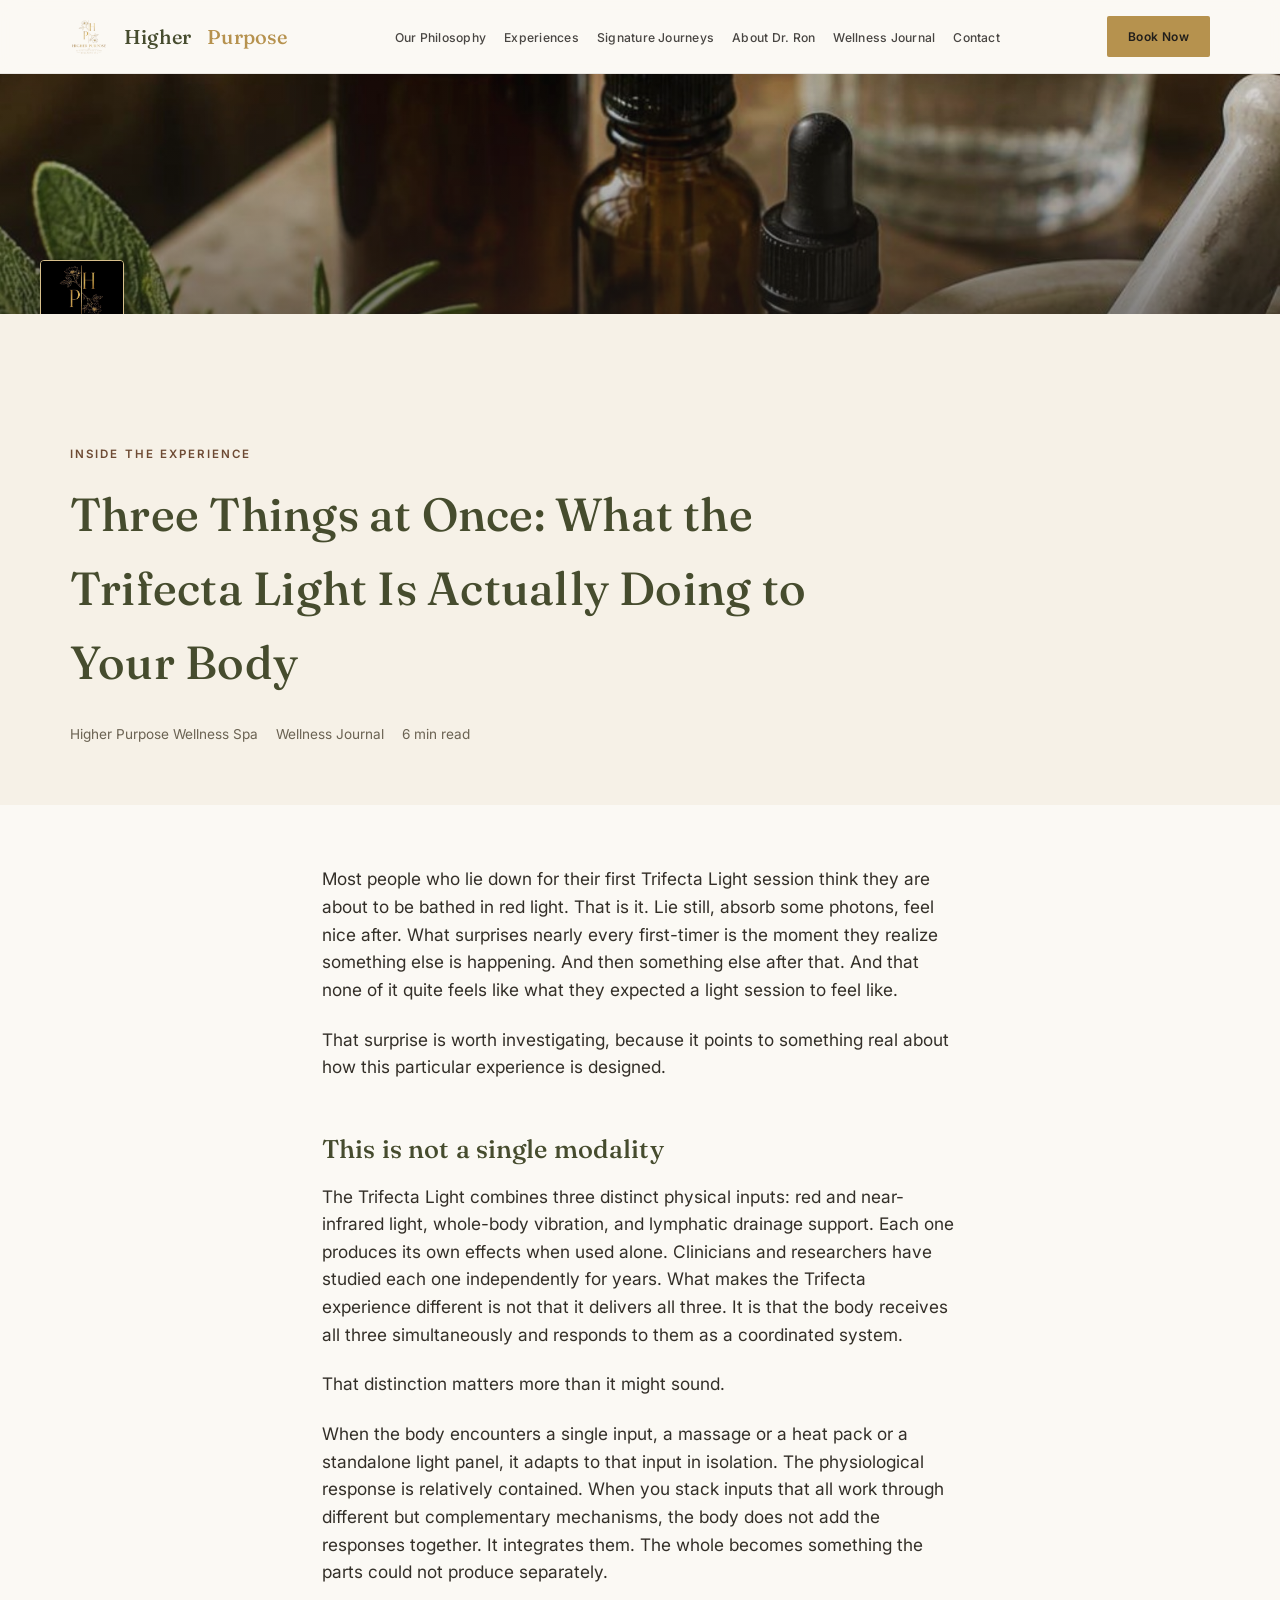
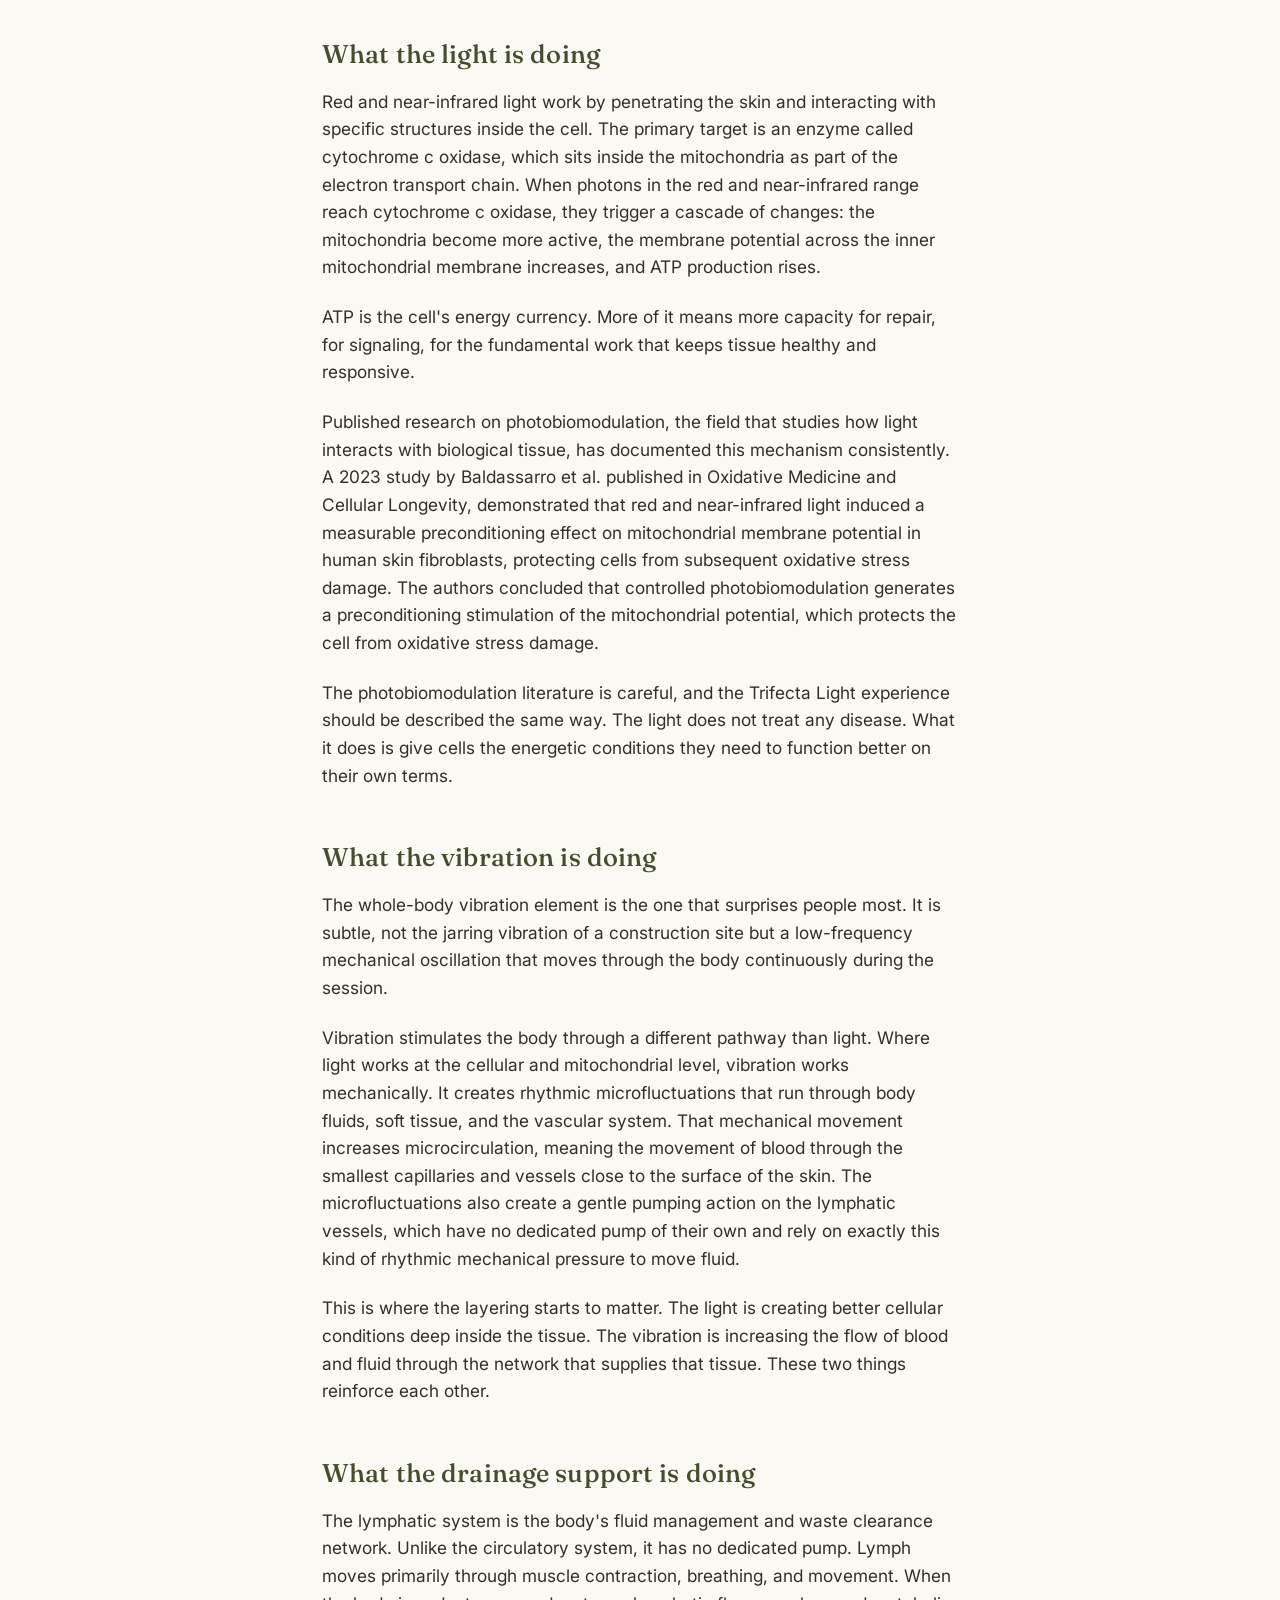
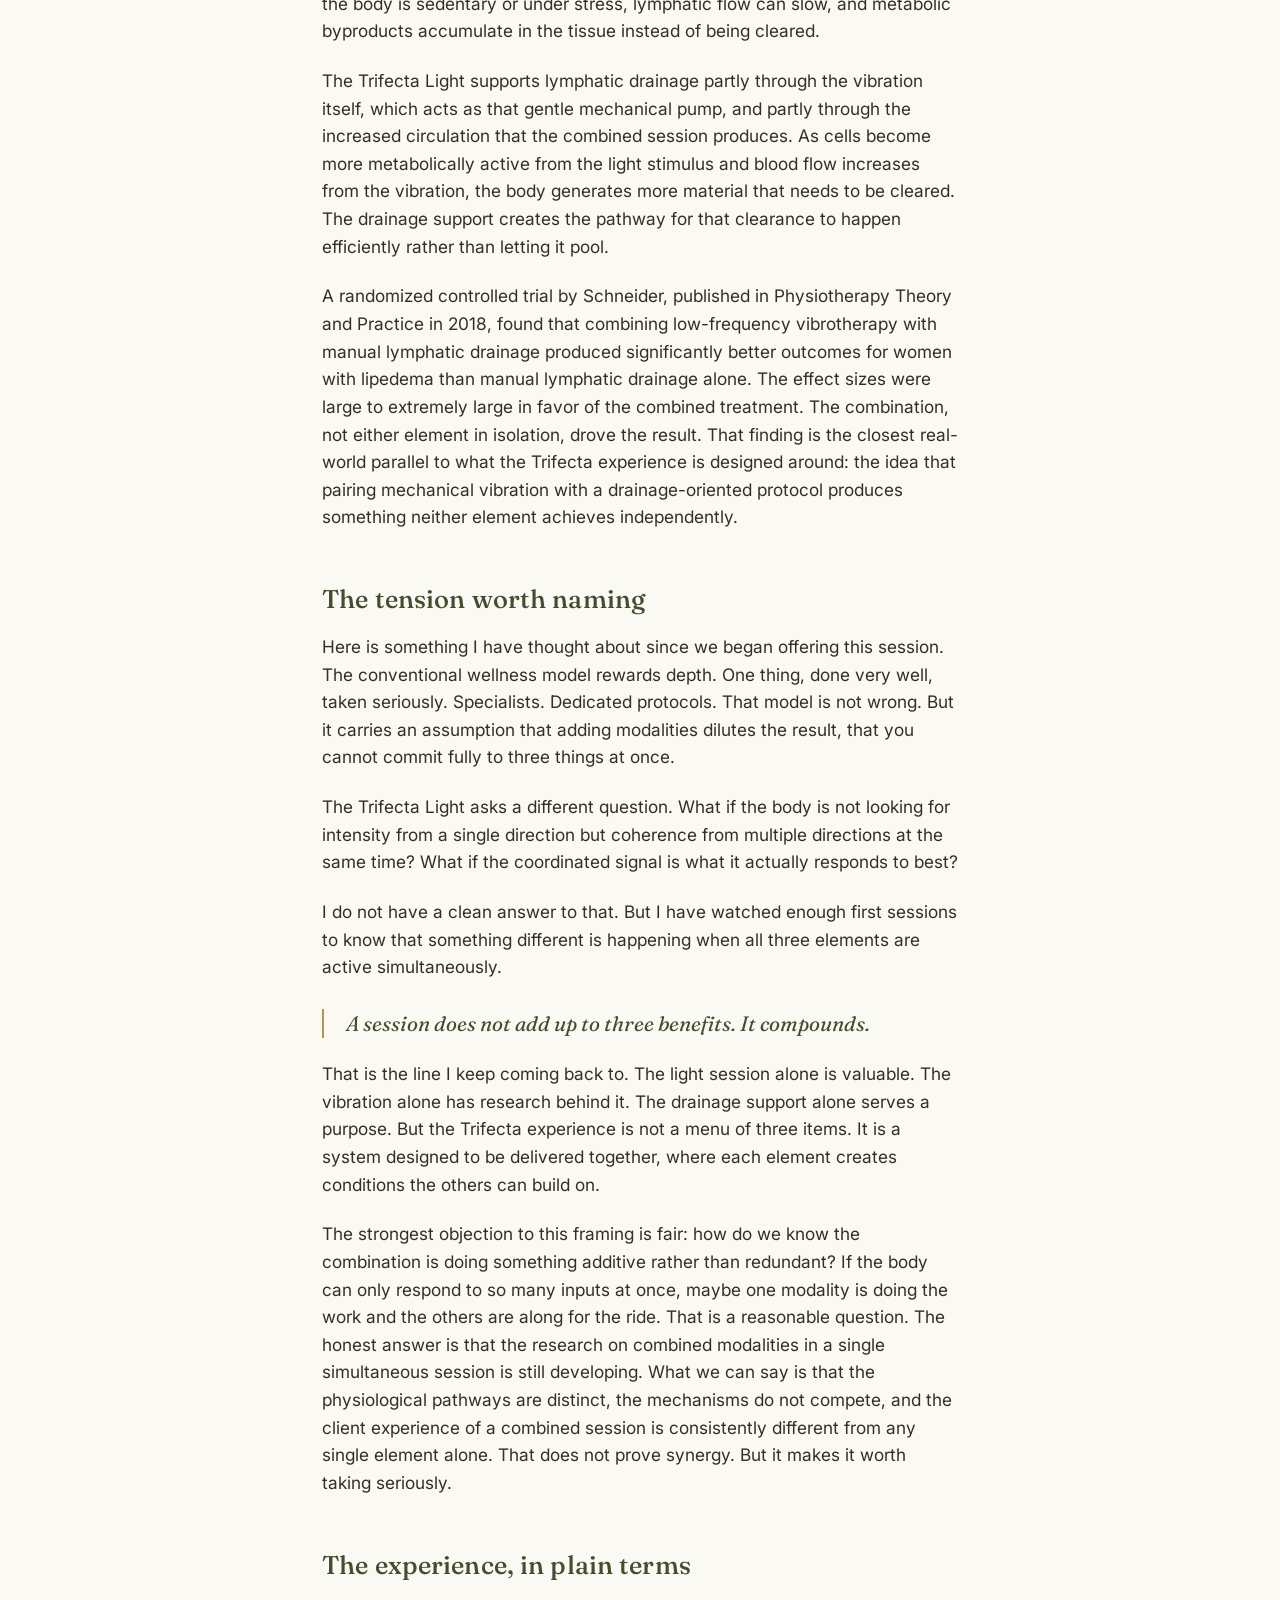
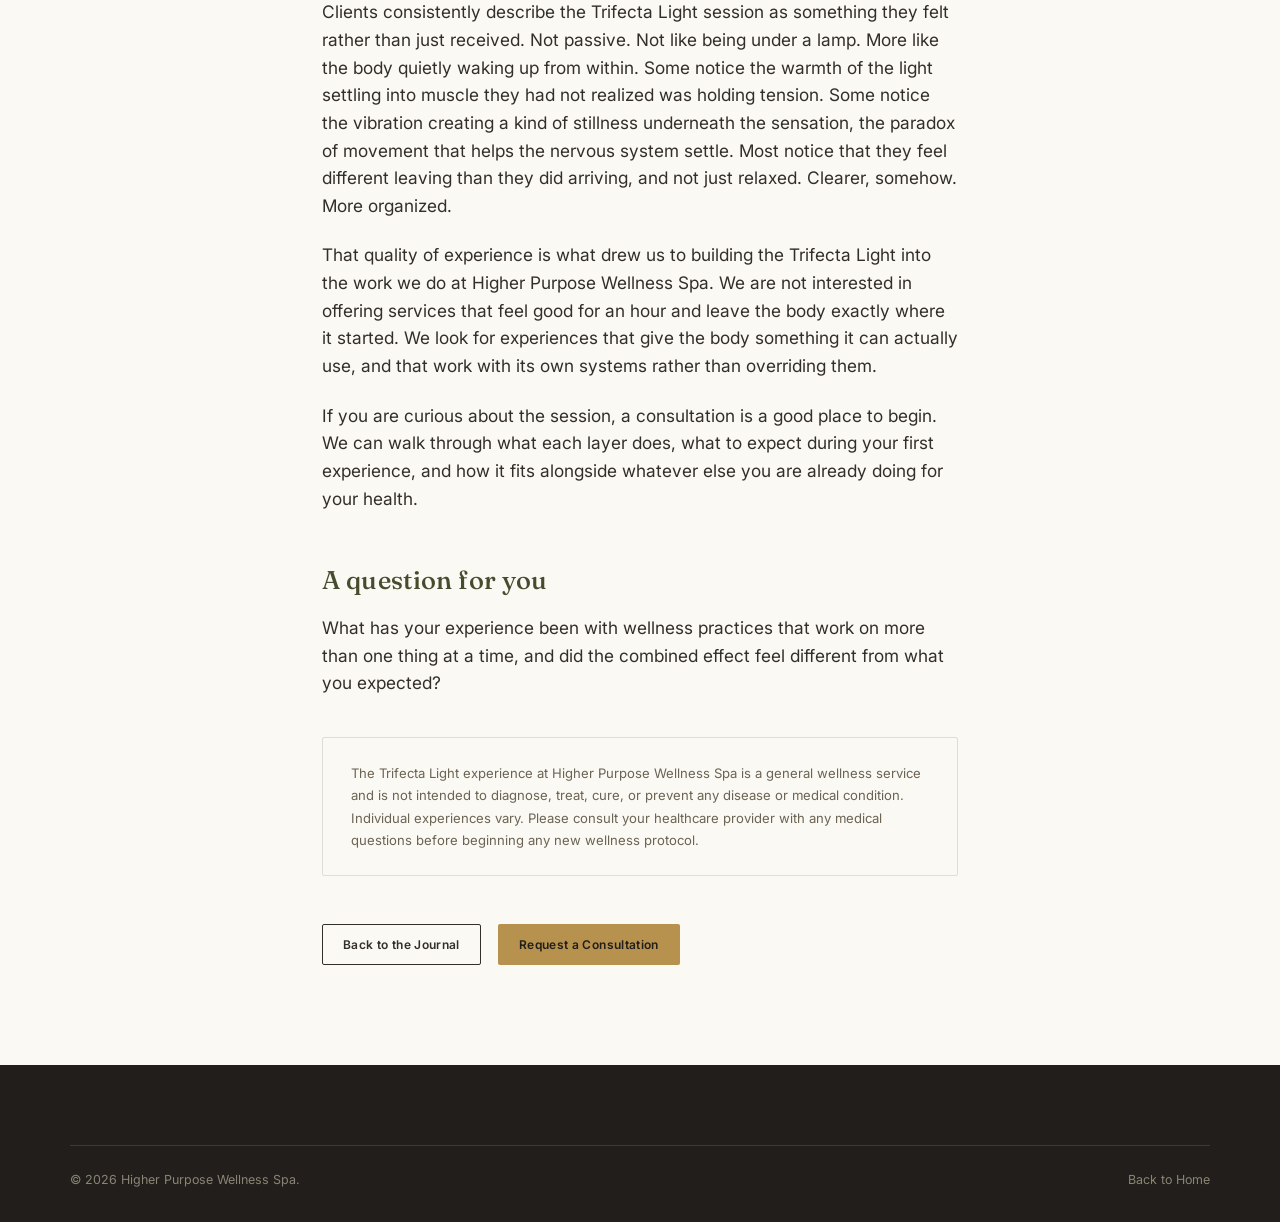
<file: spa-article-trifecta-light.html>
<!DOCTYPE html>
<html lang="en">
<head>
<meta charset="UTF-8">
<meta name="viewport" content="width=device-width, initial-scale=1.0">
<title>Three Things at Once: What the Trifecta Light Is Actually Doing to Your Body — Higher Purpose Wellness Journal</title>
<link rel="icon" href="spa-logo.png">
<link rel="stylesheet" href="spa-style.css?v=3">
</head>
<body>

<nav class="nav">
  <div class="container">
    <a href="index.html" class="nav-logo"><img src="spa-logo.png" alt="Higher Purpose logo" class="nav-logo-mark" onerror="this.remove()">Higher <span>Purpose</span></a>
    <ul class="nav-links">
      <li><a href="index.html#philosophy">Our Philosophy</a></li>
      <li><a href="index.html#experiences">Experiences</a></li>
      <li><a href="index.html#journeys">Signature Journeys</a></li>
      <li><a href="index.html#about">About Dr. Ron</a></li>
      <li><a href="spa-journal.html">Wellness Journal</a></li>
      <li><a href="index.html#contact">Contact</a></li>
    </ul>
    <div class="nav-cta">
      <a href="index.html#contact" class="btn btn-outline btn-small">Consultation</a>
      <a href="index.html#book" class="btn btn-primary btn-small">Book Now</a>
    </div>
    <button class="nav-toggle" aria-label="Menu"><span></span><span></span><span></span></button>
  </div>
</nav>

<div class="article-banner">
  <img src="spa-img-hero.jpeg" alt="Higher Purpose Wellness Spa" onerror="this.parentElement.remove()">
  <div class="article-banner-logo"><img src="spa-logo-black.jpeg" alt="Higher Purpose logo" onerror="this.parentElement.parentElement.remove()"></div>
</div>

<header class="article-hero">
  <div class="container">
    <span class="eyebrow">Inside the Experience</span>
    <h1>Three Things at Once: What the Trifecta Light Is Actually Doing to Your Body</h1>
    <div class="article-meta">
      <span>Higher Purpose Wellness Spa</span>
      <span>Wellness Journal</span>
      <span>6 min read</span>
    </div>
  </div>
</header>

<article class="article-body">
  <p>Most people who lie down for their first Trifecta Light session think they are about to be bathed in red light. That is it. Lie still, absorb some photons, feel nice after. What surprises nearly every first-timer is the moment they realize something else is happening. And then something else after that. And that none of it quite feels like what they expected a light session to feel like.</p>

  <p>That surprise is worth investigating, because it points to something real about how this particular experience is designed.</p>

  <h2>This is not a single modality</h2>
  <p>The Trifecta Light combines three distinct physical inputs: red and near-infrared light, whole-body vibration, and lymphatic drainage support. Each one produces its own effects when used alone. Clinicians and researchers have studied each one independently for years. What makes the Trifecta experience different is not that it delivers all three. It is that the body receives all three simultaneously and responds to them as a coordinated system.</p>

  <p>That distinction matters more than it might sound.</p>

  <p>When the body encounters a single input, a massage or a heat pack or a standalone light panel, it adapts to that input in isolation. The physiological response is relatively contained. When you stack inputs that all work through different but complementary mechanisms, the body does not add the responses together. It integrates them. The whole becomes something the parts could not produce separately.</p>

  <h2>What the light is doing</h2>
  <p>Red and near-infrared light work by penetrating the skin and interacting with specific structures inside the cell. The primary target is an enzyme called cytochrome c oxidase, which sits inside the mitochondria as part of the electron transport chain. When photons in the red and near-infrared range reach cytochrome c oxidase, they trigger a cascade of changes: the mitochondria become more active, the membrane potential across the inner mitochondrial membrane increases, and ATP production rises.</p>

  <p>ATP is the cell's energy currency. More of it means more capacity for repair, for signaling, for the fundamental work that keeps tissue healthy and responsive.</p>

  <p>Published research on photobiomodulation, the field that studies how light interacts with biological tissue, has documented this mechanism consistently. A 2023 study by Baldassarro et al. published in Oxidative Medicine and Cellular Longevity, demonstrated that red and near-infrared light induced a measurable preconditioning effect on mitochondrial membrane potential in human skin fibroblasts, protecting cells from subsequent oxidative stress damage. The authors concluded that controlled photobiomodulation generates a preconditioning stimulation of the mitochondrial potential, which protects the cell from oxidative stress damage.</p>

  <p>The photobiomodulation literature is careful, and the Trifecta Light experience should be described the same way. The light does not treat any disease. What it does is give cells the energetic conditions they need to function better on their own terms.</p>

  <h2>What the vibration is doing</h2>
  <p>The whole-body vibration element is the one that surprises people most. It is subtle, not the jarring vibration of a construction site but a low-frequency mechanical oscillation that moves through the body continuously during the session.</p>

  <p>Vibration stimulates the body through a different pathway than light. Where light works at the cellular and mitochondrial level, vibration works mechanically. It creates rhythmic microfluctuations that run through body fluids, soft tissue, and the vascular system. That mechanical movement increases microcirculation, meaning the movement of blood through the smallest capillaries and vessels close to the surface of the skin. The microfluctuations also create a gentle pumping action on the lymphatic vessels, which have no dedicated pump of their own and rely on exactly this kind of rhythmic mechanical pressure to move fluid.</p>

  <p>This is where the layering starts to matter. The light is creating better cellular conditions deep inside the tissue. The vibration is increasing the flow of blood and fluid through the network that supplies that tissue. These two things reinforce each other.</p>

  <h2>What the drainage support is doing</h2>
  <p>The lymphatic system is the body's fluid management and waste clearance network. Unlike the circulatory system, it has no dedicated pump. Lymph moves primarily through muscle contraction, breathing, and movement. When the body is sedentary or under stress, lymphatic flow can slow, and metabolic byproducts accumulate in the tissue instead of being cleared.</p>

  <p>The Trifecta Light supports lymphatic drainage partly through the vibration itself, which acts as that gentle mechanical pump, and partly through the increased circulation that the combined session produces. As cells become more metabolically active from the light stimulus and blood flow increases from the vibration, the body generates more material that needs to be cleared. The drainage support creates the pathway for that clearance to happen efficiently rather than letting it pool.</p>

  <p>A randomized controlled trial by Schneider, published in Physiotherapy Theory and Practice in 2018, found that combining low-frequency vibrotherapy with manual lymphatic drainage produced significantly better outcomes for women with lipedema than manual lymphatic drainage alone. The effect sizes were large to extremely large in favor of the combined treatment. The combination, not either element in isolation, drove the result. That finding is the closest real-world parallel to what the Trifecta experience is designed around: the idea that pairing mechanical vibration with a drainage-oriented protocol produces something neither element achieves independently.</p>

  <h2>The tension worth naming</h2>
  <p>Here is something I have thought about since we began offering this session. The conventional wellness model rewards depth. One thing, done very well, taken seriously. Specialists. Dedicated protocols. That model is not wrong. But it carries an assumption that adding modalities dilutes the result, that you cannot commit fully to three things at once.</p>

  <p>The Trifecta Light asks a different question. What if the body is not looking for intensity from a single direction but coherence from multiple directions at the same time? What if the coordinated signal is what it actually responds to best?</p>

  <p>I do not have a clean answer to that. But I have watched enough first sessions to know that something different is happening when all three elements are active simultaneously.</p>

  <p class="pull-line">A session does not add up to three benefits. It compounds.</p>

  <p>That is the line I keep coming back to. The light session alone is valuable. The vibration alone has research behind it. The drainage support alone serves a purpose. But the Trifecta experience is not a menu of three items. It is a system designed to be delivered together, where each element creates conditions the others can build on.</p>

  <p>The strongest objection to this framing is fair: how do we know the combination is doing something additive rather than redundant? If the body can only respond to so many inputs at once, maybe one modality is doing the work and the others are along for the ride. That is a reasonable question. The honest answer is that the research on combined modalities in a single simultaneous session is still developing. What we can say is that the physiological pathways are distinct, the mechanisms do not compete, and the client experience of a combined session is consistently different from any single element alone. That does not prove synergy. But it makes it worth taking seriously.</p>

  <h2>The experience, in plain terms</h2>
  <p>Clients consistently describe the Trifecta Light session as something they felt rather than just received. Not passive. Not like being under a lamp. More like the body quietly waking up from within. Some notice the warmth of the light settling into muscle they had not realized was holding tension. Some notice the vibration creating a kind of stillness underneath the sensation, the paradox of movement that helps the nervous system settle. Most notice that they feel different leaving than they did arriving, and not just relaxed. Clearer, somehow. More organized.</p>

  <p>That quality of experience is what drew us to building the Trifecta Light into the work we do at Higher Purpose Wellness Spa. We are not interested in offering services that feel good for an hour and leave the body exactly where it started. We look for experiences that give the body something it can actually use, and that work with its own systems rather than overriding them.</p>

  <p>If you are curious about the session, a consultation is a good place to begin. We can walk through what each layer does, what to expect during your first experience, and how it fits alongside whatever else you are already doing for your health.</p>

  <h2>A question for you</h2>
  <p>What has your experience been with wellness practices that work on more than one thing at a time, and did the combined effect feel different from what you expected?</p>

  <div class="disclaimer-box" style="background:transparent;border-color:rgba(33,30,27,.12);color:#6b6353;">
    The Trifecta Light experience at Higher Purpose Wellness Spa is a general wellness service and is not intended to diagnose, treat, cure, or prevent any disease or medical condition. Individual experiences vary. Please consult your healthcare provider with any medical questions before beginning any new wellness protocol.
  </div>

  <div style="margin-top:48px;">
    <a href="spa-journal.html" class="btn btn-outline btn-small">Back to the Journal</a>
    <a href="index.html#contact" class="btn btn-primary btn-small" style="margin-left:12px;">Request a Consultation</a>
  </div>
</article>

<footer class="footer">
  <div class="container">
    <div class="footer-bottom">
      <span>© 2026 Higher Purpose Wellness Spa.</span>
      <a href="index.html">Back to Home</a>
    </div>
  </div>
</footer>

<script src="spa-script.js?v=3"></script>
</body>
</html>
</file>
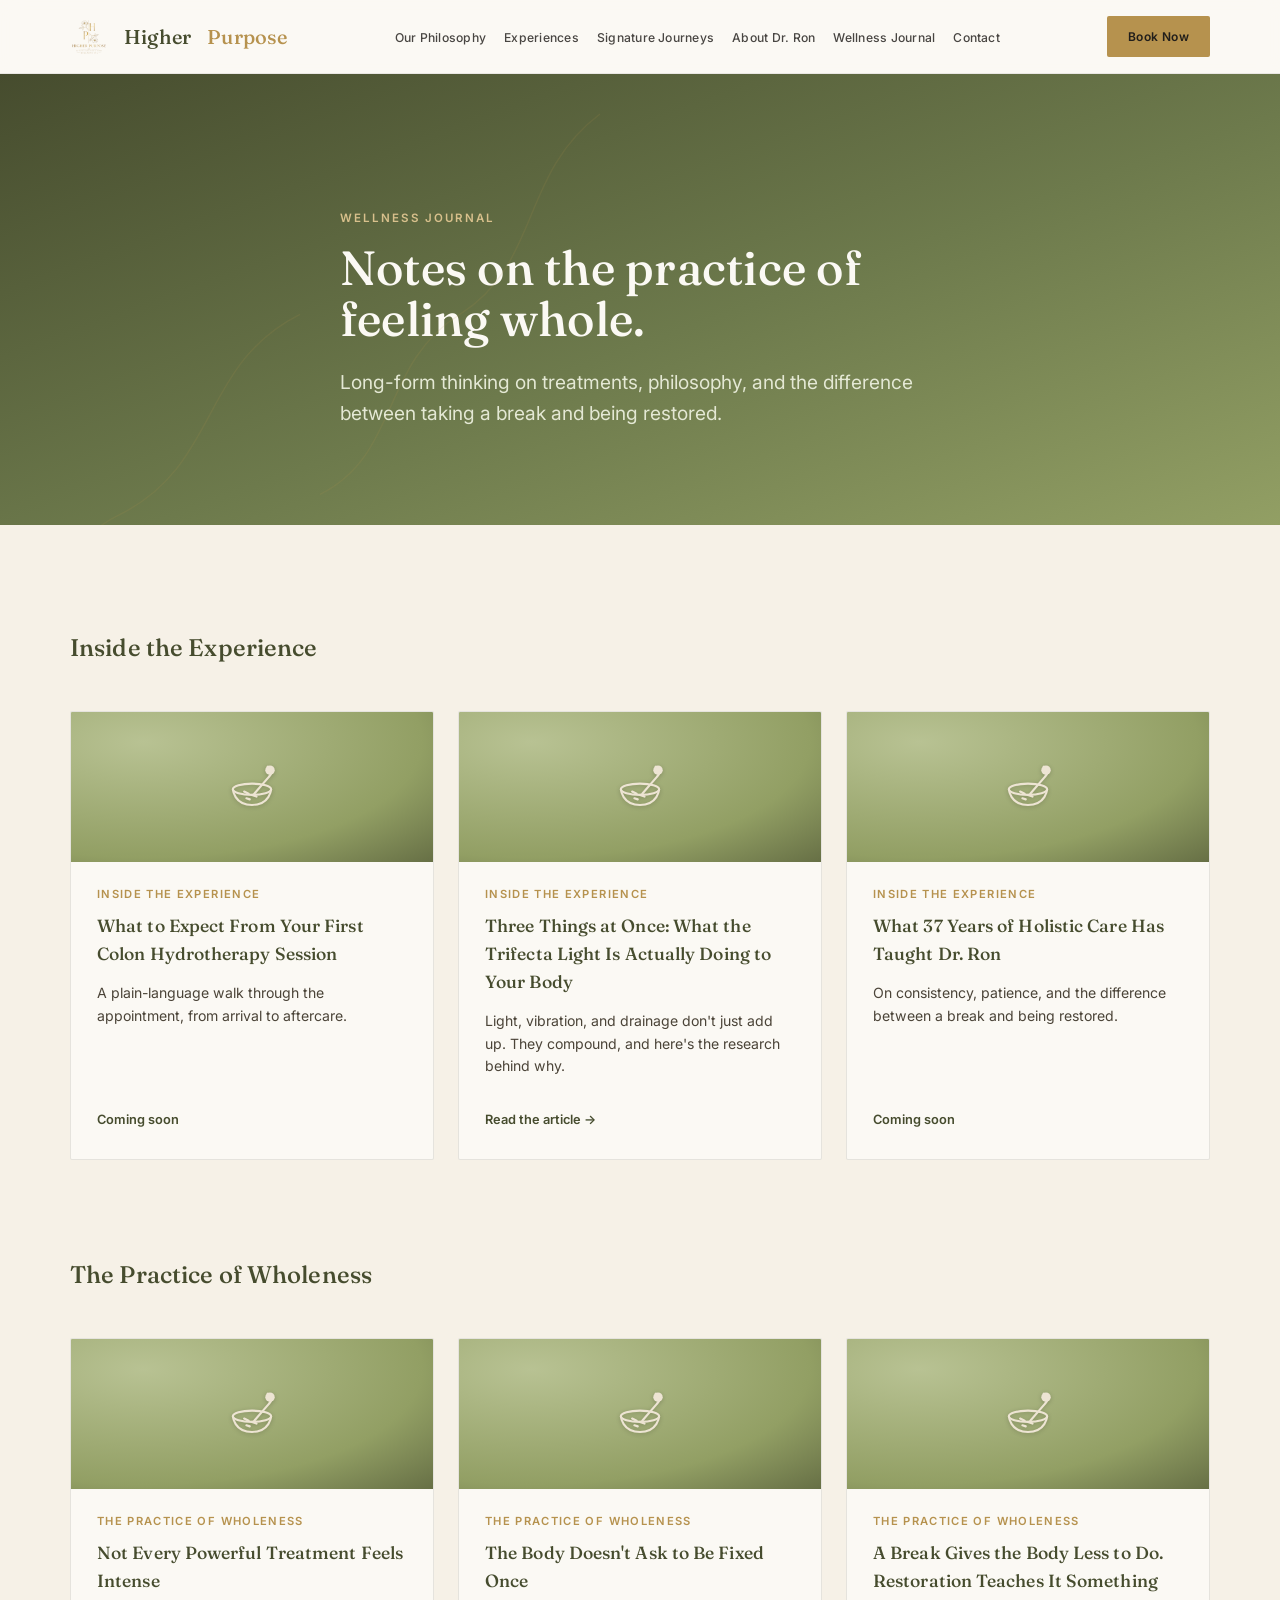
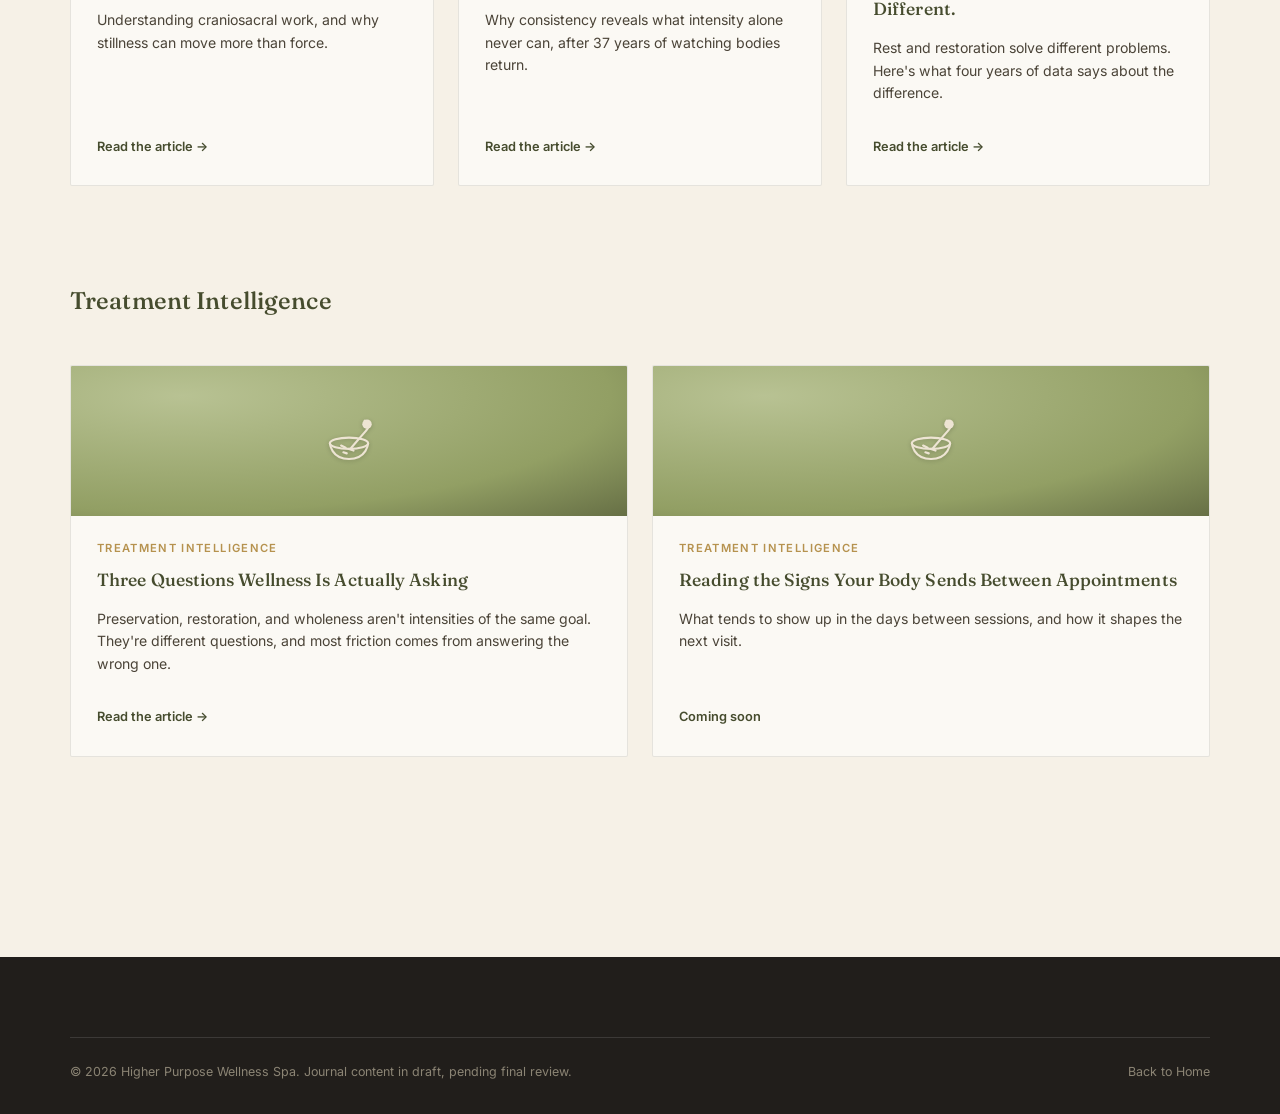
<file: spa-journal.html>
<!DOCTYPE html>
<html lang="en">
<head>
<meta charset="UTF-8">
<meta name="viewport" content="width=device-width, initial-scale=1.0">
<title>Wellness Journal — Higher Purpose Wellness Spa</title>
<link rel="icon" href="spa-logo.png">
<link rel="stylesheet" href="spa-style.css?v=4">
</head>
<body>

<nav class="nav">
  <div class="container">
    <a href="index.html" class="nav-logo"><img src="spa-logo.png" alt="Higher Purpose logo" class="nav-logo-mark" onerror="this.remove()">Higher <span>Purpose</span></a>
    <ul class="nav-links">
      <li><a href="index.html#philosophy">Our Philosophy</a></li>
      <li><a href="index.html#experiences">Experiences</a></li>
      <li><a href="index.html#journeys">Signature Journeys</a></li>
      <li><a href="index.html#about">About Dr. Ron</a></li>
      <li><a href="spa-journal.html">Wellness Journal</a></li>
      <li><a href="index.html#contact">Contact</a></li>
    </ul>
    <div class="nav-cta">
      <a href="index.html#contact" class="btn btn-outline btn-small">Consultation</a>
      <a href="index.html#book" class="btn btn-primary btn-small">Book Now</a>
    </div>
    <button class="nav-toggle" aria-label="Menu"><span></span><span></span><span></span></button>
  </div>
</nav>

<header class="hero" style="padding:130px 0 80px;">
  <div class="container hero-inner">
    <span class="eyebrow" style="color:var(--gold-soft)">Wellness Journal</span>
    <h1 style="font-size:clamp(2.1rem,4vw,3rem);">Notes on the practice of feeling whole.</h1>
    <p class="lede">Long-form thinking on treatments, philosophy, and the difference between taking a break and being restored.</p>
  </div>
</header>

<section class="section section--ivory">
  <div class="container">

    <div class="cat-block">
      <div class="cat-head"><div><h2>Inside the Experience</h2></div></div>
      <div class="card-grid">

        <div class="journal-card">
          <div class="journal-thumb"><svg viewBox="0 0 64 64" fill="none" xmlns="http://www.w3.org/2000/svg">
              <g stroke="#EDE4D3" stroke-width="1.9" stroke-linecap="round" stroke-linejoin="round">
                <path d="M15 34 C15 34 16 48 32 48 C48 48 49 34 49 34"/>
                <ellipse cx="32" cy="34" rx="17" ry="5"/>
                <path d="M46 14 C50 18 50 20 47 23 L34 38"/>
                <ellipse cx="48" cy="17" rx="4.2" ry="4.2" fill="#EDE4D3" stroke="none"/>
                <path d="M25 36 l4 2"/>
                <path d="M32 39 l4 1.5"/>
                <path d="M27 42 l3 1"/>
              </g>
            </svg></div>
          <div class="journal-body">
            <span class="journal-cat">Inside the Experience</span>
            <h4>What to Expect From Your First Colon Hydrotherapy Session</h4>
            <p>A plain-language walk through the appointment, from arrival to aftercare.</p>
            <span class="journal-read">Coming soon</span>
          </div>
        </div>

        <a href="spa-article-trifecta-light.html" class="journal-card">
          <div class="journal-thumb"><svg viewBox="0 0 64 64" fill="none" xmlns="http://www.w3.org/2000/svg">
              <g stroke="#EDE4D3" stroke-width="1.9" stroke-linecap="round" stroke-linejoin="round">
                <path d="M15 34 C15 34 16 48 32 48 C48 48 49 34 49 34"/>
                <ellipse cx="32" cy="34" rx="17" ry="5"/>
                <path d="M46 14 C50 18 50 20 47 23 L34 38"/>
                <ellipse cx="48" cy="17" rx="4.2" ry="4.2" fill="#EDE4D3" stroke="none"/>
                <path d="M25 36 l4 2"/>
                <path d="M32 39 l4 1.5"/>
                <path d="M27 42 l3 1"/>
              </g>
            </svg></div>
          <div class="journal-body">
            <span class="journal-cat">Inside the Experience</span>
            <h4>Three Things at Once: What the Trifecta Light Is Actually Doing to Your Body</h4>
            <p>Light, vibration, and drainage don't just add up. They compound, and here's the research behind why.</p>
            <span class="journal-read">Read the article →</span>
          </div>
        </a>

        <div class="journal-card">
          <div class="journal-thumb"><svg viewBox="0 0 64 64" fill="none" xmlns="http://www.w3.org/2000/svg">
              <g stroke="#EDE4D3" stroke-width="1.9" stroke-linecap="round" stroke-linejoin="round">
                <path d="M15 34 C15 34 16 48 32 48 C48 48 49 34 49 34"/>
                <ellipse cx="32" cy="34" rx="17" ry="5"/>
                <path d="M46 14 C50 18 50 20 47 23 L34 38"/>
                <ellipse cx="48" cy="17" rx="4.2" ry="4.2" fill="#EDE4D3" stroke="none"/>
                <path d="M25 36 l4 2"/>
                <path d="M32 39 l4 1.5"/>
                <path d="M27 42 l3 1"/>
              </g>
            </svg></div>
          <div class="journal-body">
            <span class="journal-cat">Inside the Experience</span>
            <h4>What 37 Years of Holistic Care Has Taught Dr. Ron</h4>
            <p>On consistency, patience, and the difference between a break and being restored.</p>
            <span class="journal-read">Coming soon</span>
          </div>
        </div>

      </div>
    </div>

    <div class="cat-block">
      <div class="cat-head"><div><h2>The Practice of Wholeness</h2></div></div>
      <div class="card-grid">

        <a href="spa-article-craniosacral.html" class="journal-card">
          <div class="journal-thumb"><svg viewBox="0 0 64 64" fill="none" xmlns="http://www.w3.org/2000/svg">
              <g stroke="#EDE4D3" stroke-width="1.9" stroke-linecap="round" stroke-linejoin="round">
                <path d="M15 34 C15 34 16 48 32 48 C48 48 49 34 49 34"/>
                <ellipse cx="32" cy="34" rx="17" ry="5"/>
                <path d="M46 14 C50 18 50 20 47 23 L34 38"/>
                <ellipse cx="48" cy="17" rx="4.2" ry="4.2" fill="#EDE4D3" stroke="none"/>
                <path d="M25 36 l4 2"/>
                <path d="M32 39 l4 1.5"/>
                <path d="M27 42 l3 1"/>
              </g>
            </svg></div>
          <div class="journal-body">
            <span class="journal-cat">The Practice of Wholeness</span>
            <h4>Not Every Powerful Treatment Feels Intense</h4>
            <p>Understanding craniosacral work, and why stillness can move more than force.</p>
            <span class="journal-read">Read the article →</span>
          </div>
        </a>

        <a href="spa-article-consistency.html" class="journal-card">
          <div class="journal-thumb"><svg viewBox="0 0 64 64" fill="none" xmlns="http://www.w3.org/2000/svg">
              <g stroke="#EDE4D3" stroke-width="1.9" stroke-linecap="round" stroke-linejoin="round">
                <path d="M15 34 C15 34 16 48 32 48 C48 48 49 34 49 34"/>
                <ellipse cx="32" cy="34" rx="17" ry="5"/>
                <path d="M46 14 C50 18 50 20 47 23 L34 38"/>
                <ellipse cx="48" cy="17" rx="4.2" ry="4.2" fill="#EDE4D3" stroke="none"/>
                <path d="M25 36 l4 2"/>
                <path d="M32 39 l4 1.5"/>
                <path d="M27 42 l3 1"/>
              </g>
            </svg></div>
          <div class="journal-body">
            <span class="journal-cat">The Practice of Wholeness</span>
            <h4>The Body Doesn't Ask to Be Fixed Once</h4>
            <p>Why consistency reveals what intensity alone never can, after 37 years of watching bodies return.</p>
            <span class="journal-read">Read the article →</span>
          </div>
        </a>

        <a href="spa-article-restoration.html" class="journal-card">
          <div class="journal-thumb"><svg viewBox="0 0 64 64" fill="none" xmlns="http://www.w3.org/2000/svg">
              <g stroke="#EDE4D3" stroke-width="1.9" stroke-linecap="round" stroke-linejoin="round">
                <path d="M15 34 C15 34 16 48 32 48 C48 48 49 34 49 34"/>
                <ellipse cx="32" cy="34" rx="17" ry="5"/>
                <path d="M46 14 C50 18 50 20 47 23 L34 38"/>
                <ellipse cx="48" cy="17" rx="4.2" ry="4.2" fill="#EDE4D3" stroke="none"/>
                <path d="M25 36 l4 2"/>
                <path d="M32 39 l4 1.5"/>
                <path d="M27 42 l3 1"/>
              </g>
            </svg></div>
          <div class="journal-body">
            <span class="journal-cat">The Practice of Wholeness</span>
            <h4>A Break Gives the Body Less to Do. Restoration Teaches It Something Different.</h4>
            <p>Rest and restoration solve different problems. Here's what four years of data says about the difference.</p>
            <span class="journal-read">Read the article →</span>
          </div>
        </a>

      </div>
    </div>

    <div class="cat-block">
      <div class="cat-head"><div><h2>Treatment Intelligence</h2></div></div>
      <div class="card-grid two">

        <a href="spa-article-three-questions.html" class="journal-card">
          <div class="journal-thumb"><svg viewBox="0 0 64 64" fill="none" xmlns="http://www.w3.org/2000/svg">
              <g stroke="#EDE4D3" stroke-width="1.9" stroke-linecap="round" stroke-linejoin="round">
                <path d="M15 34 C15 34 16 48 32 48 C48 48 49 34 49 34"/>
                <ellipse cx="32" cy="34" rx="17" ry="5"/>
                <path d="M46 14 C50 18 50 20 47 23 L34 38"/>
                <ellipse cx="48" cy="17" rx="4.2" ry="4.2" fill="#EDE4D3" stroke="none"/>
                <path d="M25 36 l4 2"/>
                <path d="M32 39 l4 1.5"/>
                <path d="M27 42 l3 1"/>
              </g>
            </svg></div>
          <div class="journal-body">
            <span class="journal-cat">Treatment Intelligence</span>
            <h4>Three Questions Wellness Is Actually Asking</h4>
            <p>Preservation, restoration, and wholeness aren't intensities of the same goal. They're different questions, and most friction comes from answering the wrong one.</p>
            <span class="journal-read">Read the article →</span>
          </div>
        </a>

        <div class="journal-card">
          <div class="journal-thumb"><svg viewBox="0 0 64 64" fill="none" xmlns="http://www.w3.org/2000/svg">
              <g stroke="#EDE4D3" stroke-width="1.9" stroke-linecap="round" stroke-linejoin="round">
                <path d="M15 34 C15 34 16 48 32 48 C48 48 49 34 49 34"/>
                <ellipse cx="32" cy="34" rx="17" ry="5"/>
                <path d="M46 14 C50 18 50 20 47 23 L34 38"/>
                <ellipse cx="48" cy="17" rx="4.2" ry="4.2" fill="#EDE4D3" stroke="none"/>
                <path d="M25 36 l4 2"/>
                <path d="M32 39 l4 1.5"/>
                <path d="M27 42 l3 1"/>
              </g>
            </svg></div>
          <div class="journal-body">
            <span class="journal-cat">Treatment Intelligence</span>
            <h4>Reading the Signs Your Body Sends Between Appointments</h4>
            <p>What tends to show up in the days between sessions, and how it shapes the next visit.</p>
            <span class="journal-read">Coming soon</span>
          </div>
        </div>

      </div>
    </div>

  </div>
</section>

<footer class="footer">
  <div class="container">
    <div class="footer-bottom">
      <span>© 2026 Higher Purpose Wellness Spa. Journal content in draft, pending final review.</span>
      <a href="index.html">Back to Home</a>
    </div>
  </div>
</footer>

<script src="spa-script.js?v=4"></script>
</body>
</html>
</file>
<file: spa-style.css>
/* ===========================================================
   HIGHER PURPOSE — Design Tokens
   Ivory / Pearl / Moss / Sage / Champagne / Soft Black / Stone / Walnut
   =========================================================== */

@import url('https://fonts.googleapis.com/css2?family=Fraunces:ital,opsz,wght@0,9..144,300;0,9..144,400;0,9..144,500;0,9..144,600;1,9..144,400&family=Inter:wght@300;400;500;600&display=swap');

:root{
  --ivory:#F6F1E7;
  --pearl:#FBF9F4;
  --moss:#929F64;
  --moss-deep:#464C2E;
  --sage:#B8C293;
  --sage-light:#E4E8D4;
  --gold:#B6924E;
  --gold-soft:#D8C08C;
  --black:#211E1B;
  --stone:#DCD3C1;
  --walnut:#6E4B34;

  --serif: 'Fraunces', Georgia, serif;
  --sans: 'Inter', -apple-system, BlinkMacSystemFont, 'Segoe UI', sans-serif;

  --maxw: 1180px;
  --radius: 2px;
}

*{box-sizing:border-box;}
html{scroll-behavior:smooth;}
body{
  margin:0;
  font-family:var(--sans);
  color:var(--black);
  background:var(--pearl);
  line-height:1.6;
  -webkit-font-smoothing:antialiased;
}
img{max-width:100%;display:block;}
a{color:inherit;text-decoration:none;}
h1,h2,h3,h4{
  font-family:var(--serif);
  font-weight:500;
  margin:0 0 .5em;
  letter-spacing:.005em;
  color:var(--moss-deep);
}
p{margin:0 0 1em;}
.container{max-width:var(--maxw);margin:0 auto;padding:0 32px;}
.eyebrow{
  font-family:var(--sans);
  text-transform:uppercase;
  letter-spacing:.18em;
  font-size:.72rem;
  font-weight:600;
  color:var(--gold);
  display:inline-block;
  margin-bottom:14px;
}
.section{padding:104px 0;}
.section--tight{padding:72px 0;}
.section--moss{background:var(--moss-deep);color:var(--ivory);}
.section--moss h1,.section--moss h2,.section--moss h3,.section--moss h4{color:var(--pearl);}
.section--stone{background:var(--stone);}
.section--ivory{background:var(--ivory);}
.section--black{background:var(--black);color:var(--pearl);}
.section--black h1,.section--black h2,.section--black h3{color:var(--pearl);}

.lede{font-size:1.15rem;max-width:640px;color:#4b4438;}
.section--moss .lede,.section--black .lede{color:var(--sage-light);}

/* Buttons */
.btn{
  display:inline-flex;align-items:center;gap:10px;
  padding:15px 30px;
  font-family:var(--sans);font-weight:600;font-size:.86rem;
  letter-spacing:.03em;
  border-radius:var(--radius);
  border:1px solid transparent;
  cursor:pointer;
  transition:all .25s ease;
}
.btn-primary{background:var(--gold);color:var(--black);}
.btn-primary:hover{background:var(--gold-soft);}
.btn-outline{border-color:currentColor;background:transparent;}
.btn-outline:hover{background:rgba(255,255,255,.08);}
.section--ivory .btn-outline,.section--stone .btn-outline{color:var(--moss-deep);}
.section--ivory .btn-outline:hover,.section--stone .btn-outline:hover{background:rgba(58,69,48,.08);}
.btn-small{padding:10px 20px;font-size:.75rem;}

/* Nav */
.nav{
  position:sticky;top:0;z-index:100;
  background:rgba(251,249,244,.92);
  backdrop-filter:blur(10px);
  border-bottom:1px solid rgba(33,30,27,.08);
}
.nav .container{
  display:flex;align-items:center;justify-content:space-between;
  padding-top:16px;padding-bottom:16px;
  gap:20px;
}
.nav-logo{font-family:var(--serif);font-size:1.25rem;font-weight:500;color:var(--moss-deep);letter-spacing:.01em;display:flex;align-items:center;gap:16px;}
.nav-logo span{color:var(--gold);}
.nav-logo-mark{height:38px;width:auto;flex-shrink:0;}
.footer-logo{width:120px;margin-bottom:18px;}
.footer-logo img{width:100%;height:auto;}
.nav-links{display:flex;gap:30px;align-items:center;list-style:none;margin:0;padding:0;flex-shrink:0;}
.nav-links a{font-size:.82rem;font-weight:500;letter-spacing:.02em;color:var(--black);opacity:.82;white-space:nowrap;}
.nav-links a:hover{opacity:1;color:var(--gold);}
.nav-cta{display:flex;gap:14px;align-items:center;flex-shrink:0;}
.nav-cta .btn-outline{padding:9px 16px;font-size:.72rem;}
.nav-cta .btn{white-space:nowrap;}
.nav-toggle{display:none;background:none;border:none;cursor:pointer;padding:6px;}
.nav-toggle span{display:block;width:22px;height:2px;background:var(--black);margin:5px 0;}

/* Hero */
.hero{
  position:relative;
  background:linear-gradient(160deg,#464C2E 0%,#6D7A4C 55%,#929F64 100%);
  color:var(--pearl);
  padding:150px 0 120px;
  overflow:hidden;
}
.hero::before{
  content:'';
  position:absolute;inset:0;
  background-image:url("data:image/svg+xml,%3Csvg xmlns='http://www.w3.org/2000/svg' width='800' height='800'%3E%3Cg fill='none' stroke='%23B6924E' stroke-opacity='0.14' stroke-width='1.4'%3E%3Cpath d='M50 700 C 150 650, 120 550, 220 500 C 320 450, 300 350, 400 300'/%3E%3Cpath d='M700 100 C 620 160, 640 250, 560 300 C 480 350, 500 440, 420 480'/%3E%3C/g%3E%3C/svg%3E");
  background-repeat:no-repeat;background-position:-100px -60px,right -120px top -80px;
  opacity:.9;pointer-events:none;
}
.hero-grid{position:relative;display:grid;grid-template-columns:1.05fr .95fr;gap:56px;align-items:center;}
.hero-inner{max-width:640px;}
.hero-photo{
  border-radius:var(--radius);overflow:hidden;
  aspect-ratio:4/5;
  background:linear-gradient(160deg,#929F64,#464C2E);
  box-shadow:0 30px 60px rgba(0,0,0,.35);
}
.hero-photo img{width:100%;height:100%;object-fit:cover;display:block;}
.hero-logo-badge{
  width:150px;height:150px;
  border-radius:4px;overflow:hidden;
  border:1px solid var(--gold-soft);
  margin-bottom:34px;
  box-shadow:0 18px 40px rgba(0,0,0,.28);
}
.hero-logo-badge img{width:100%;height:100%;object-fit:cover;display:block;}
.hero h1{font-size:clamp(2.4rem,5vw,3.6rem);line-height:1.08;color:var(--pearl);margin-bottom:22px;}
.hero .lede{font-size:1.2rem;color:var(--sage-light);margin-bottom:16px;}
.hero .support{color:#D9DCCF;max-width:560px;margin-bottom:38px;font-size:1rem;}
.hero-actions{display:flex;gap:16px;flex-wrap:wrap;}

/* Botanical divider (signature element) */
.divider{
  display:flex;align-items:center;justify-content:center;
  padding:8px 0 0;
}
.divider svg{width:120px;height:auto;opacity:.65;}

/* Story split */
.split{display:grid;grid-template-columns:1fr 1fr;gap:72px;align-items:center;}
.split-media{
  background:var(--moss);
  border-radius:var(--radius);
  min-height:420px;
  display:flex;align-items:center;justify-content:center;
  position:relative;overflow:hidden;
}
.split-media svg{width:70%;opacity:.85;}
.split-media img{width:100%;height:100%;object-fit:cover;display:block;}
.pull-line{
  font-family:var(--serif);
  font-style:italic;
  font-size:1.4rem;
  color:var(--moss-deep);
  border-left:2px solid var(--gold);
  padding-left:22px;
  margin:28px 0;
  line-height:1.4;
}
.section--moss .pull-line{color:var(--pearl);}

/* Intentions */
.intentions{display:grid;grid-template-columns:repeat(3,1fr);gap:2px;background:rgba(255,255,255,.08);margin-top:56px;}
.intention-card{
  background:var(--moss-deep);
  padding:44px 38px;
}
.intention-card .num{font-family:var(--serif);font-style:italic;color:var(--gold);font-size:1rem;display:block;margin-bottom:18px;}
.intention-card h3{color:var(--pearl);font-size:1.4rem;}
.intention-card p{color:var(--sage-light);font-size:.95rem;}

/* Service categories */
.cat-block{margin-bottom:96px;}
.cat-head{display:flex;justify-content:space-between;align-items:flex-end;gap:24px;margin-bottom:36px;flex-wrap:wrap;}
.cat-head h2{margin-bottom:8px;}
.cat-note{font-size:.86rem;color:#6b6353;max-width:420px;}

.card-grid{display:grid;grid-template-columns:repeat(3,1fr);gap:24px;}
.card-grid.two{grid-template-columns:repeat(2,1fr);}
.service-card{
  background:var(--pearl);
  border:1px solid rgba(33,30,27,.1);
  padding:32px 28px;
  border-radius:var(--radius);
  display:flex;flex-direction:column;gap:14px;
  transition:transform .2s ease, box-shadow .2s ease;
}
.service-card:hover{transform:translateY(-4px);box-shadow:0 18px 40px rgba(58,69,48,.12);}
.service-card h4{font-size:1.2rem;margin-bottom:0;}
.service-card .intro{font-style:italic;color:var(--walnut);font-family:var(--serif);font-size:1.02rem;}
.service-card .meta{
  display:flex;gap:16px;flex-wrap:wrap;
  font-size:.74rem;letter-spacing:.03em;text-transform:uppercase;
  color:var(--gold);font-weight:600;margin-top:auto;
  padding-top:14px;border-top:1px solid rgba(33,30,27,.08);
}
.service-card .rowline{display:flex;justify-content:space-between;font-size:.86rem;color:#4b4438;}

/* Feature service (advanced cellular) */
.feature-card{
  background:var(--moss-deep);color:var(--pearl);
  border-radius:var(--radius);
  padding:56px;
  display:grid;grid-template-columns:1.1fr 1fr;gap:48px;align-items:center;
  margin-bottom:28px;
}
.feature-card .intro{font-family:var(--serif);font-style:italic;color:var(--gold-soft);font-size:1.15rem;margin-bottom:16px;}
.feature-card ul{margin:0 0 20px;padding-left:20px;color:var(--sage-light);font-size:.94rem;}
.feature-card li{margin-bottom:6px;}
.feature-visual{
  background:linear-gradient(135deg,#929F64,#464C2E);
  border-radius:var(--radius);
  min-height:280px;
  display:flex;align-items:center;justify-content:center;
  overflow:hidden;
}
.feature-visual svg{width:60%;opacity:.9;}
.feature-visual img{width:100%;height:100%;object-fit:cover;display:block;}

/* Journeys */
.journey-card{
  background:var(--pearl);border:1px solid rgba(33,30,27,.1);
  border-radius:var(--radius);
  display:flex;flex-direction:column;gap:12px;
  overflow:hidden;
}
.journey-card .journey-inner{padding:38px 34px 34px;display:flex;flex-direction:column;gap:12px;flex-grow:1;}
.journey-photo{height:220px;background:radial-gradient(140% 140% at 20% 20%, var(--sage) 0%, var(--moss) 55%, var(--moss-deep) 100%);}
.journey-photo img{width:100%;height:100%;object-fit:cover;display:block;}
.journey-card h3{font-size:1.5rem;}
.journey-card .price{
  margin-top:auto;padding-top:18px;border-top:1px solid rgba(33,30,27,.08);
  display:flex;justify-content:space-between;align-items:center;font-size:.86rem;color:var(--walnut);font-weight:600;
}
.journey-list{list-style:none;padding:0;margin:0 0 14px;font-size:.9rem;color:#4b4438;}
.journey-list li{padding-left:18px;position:relative;margin-bottom:8px;}
.journey-list li::before{content:'';position:absolute;left:0;top:9px;width:7px;height:1px;background:var(--gold);}

/* Memberships */
.member-grid{display:grid;grid-template-columns:repeat(3,1fr);gap:24px;}
.member-card{
  background:var(--pearl);
  color:var(--black);
  border-radius:var(--radius);
  padding:40px 32px;
  border:1px solid rgba(33,30,27,.1);
  display:flex;flex-direction:column;
}
.member-card.featured{
  background:var(--moss-deep);color:var(--pearl);border:1px solid var(--gold);
  transform:scale(1.03);
}
.member-card.featured h3,.member-card.featured .price-tag{color:var(--pearl);}
.member-card .price-tag{font-family:var(--serif);font-size:2.1rem;color:var(--moss-deep);margin:6px 0 4px;}
.member-card .price-tag sup{font-size:1rem;}
.member-card .tagline{font-style:italic;font-family:var(--serif);margin-bottom:20px;}
.member-card ul{list-style:none;padding:0;margin:0 0 24px;font-size:.88rem;flex-grow:1;}
.member-card.featured ul{color:var(--sage-light);}
.member-card ul li{padding-left:20px;position:relative;margin-bottom:10px;}
.member-card ul li::before{content:'—';position:absolute;left:0;color:var(--gold);}

/* Accordion */
.accordion{border-top:1px solid rgba(255,255,255,.15);}
.accordion-item{border-bottom:1px solid rgba(255,255,255,.15);}
.accordion-item button{
  width:100%;text-align:left;background:none;border:none;color:inherit;
  font-family:var(--sans);font-size:.98rem;font-weight:500;
  padding:20px 4px;cursor:pointer;display:flex;justify-content:space-between;align-items:center;
}
.accordion-item .plus{color:var(--gold);font-size:1.2rem;transition:transform .2s;}
.accordion-item.open .plus{transform:rotate(45deg);}
.accordion-panel{max-height:0;overflow:hidden;transition:max-height .3s ease;}
.accordion-panel ul{margin:0 0 20px;padding-left:18px;font-size:.88rem;color:var(--sage-light);}
.accordion-panel li{margin-bottom:8px;}

/* Journal */
.journal-grid{display:grid;grid-template-columns:repeat(3,1fr);gap:28px;}
.journal-card{background:var(--pearl);border:1px solid rgba(33,30,27,.1);border-radius:var(--radius);overflow:hidden;display:flex;flex-direction:column;text-decoration:none;color:inherit;cursor:pointer;transition:transform .2s ease, box-shadow .2s ease;}
.journal-card:hover{transform:translateY(-4px);box-shadow:0 18px 40px rgba(58,69,48,.12);}
.journal-thumb{
  height:150px;
  background:radial-gradient(140% 140% at 20% 20%, var(--sage) 0%, var(--moss) 55%, var(--moss-deep) 100%);
  display:flex;align-items:center;justify-content:center;
}
.journal-thumb svg{width:72px;opacity:1;filter:drop-shadow(0 1px 2px rgba(0,0,0,.2));}
.journal-body{padding:24px 26px 28px;display:flex;flex-direction:column;gap:8px;flex-grow:1;}
.journal-cat{font-size:.7rem;text-transform:uppercase;letter-spacing:.12em;color:var(--gold);font-weight:600;}
.journal-body h4{font-size:1.1rem;margin-bottom:6px;}
.journal-body p{font-size:.88rem;color:#4b4438;flex-grow:1;}
.journal-read{font-size:.8rem;font-weight:600;color:var(--moss-deep);margin-top:10px;}

/* Contact / footer */
.footer{background:var(--black);color:var(--stone);padding:80px 0 32px;}
.footer h3{color:var(--pearl);}
.footer-grid{display:grid;grid-template-columns:1.3fr 1fr 1fr 1fr;gap:48px;margin-bottom:60px;}
.footer-grid h4{color:var(--pearl);font-size:.85rem;text-transform:uppercase;letter-spacing:.1em;font-family:var(--sans);margin-bottom:18px;}
.footer-grid ul{list-style:none;margin:0;padding:0;}
.footer-grid li{margin-bottom:10px;font-size:.9rem;color:#B8B0A0;}
.footer-grid a:hover{color:var(--gold);}
.footer-bottom{border-top:1px solid rgba(255,255,255,.12);padding-top:24px;display:flex;justify-content:space-between;flex-wrap:wrap;gap:12px;font-size:.78rem;color:#8b8474;}
.disclaimer-box{
  background:rgba(255,255,255,.04);
  border:1px solid rgba(255,255,255,.1);
  padding:24px 28px;border-radius:var(--radius);
  font-size:.82rem;color:#B8B0A0;margin-top:40px;line-height:1.7;
}

/* Article page */
.article-banner{
  position:relative;height:240px;overflow:hidden;
}
.article-banner img{width:100%;height:100%;object-fit:cover;display:block;}
.article-banner::after{
  content:'';position:absolute;inset:0;
  background:linear-gradient(180deg, rgba(33,30,27,.15) 0%, rgba(33,30,27,.55) 100%);
}
.article-banner-logo{
  position:absolute;left:40px;bottom:-30px;
  width:84px;height:84px;border-radius:4px;overflow:hidden;
  border:1px solid var(--gold-soft);
  box-shadow:0 14px 30px rgba(0,0,0,.3);
  z-index:2;
}
.article-banner-logo img{width:100%;height:100%;object-fit:cover;}
.article-hero{padding:70px 0 60px;background:var(--ivory);}
.article-hero .container{padding-top:56px;}
.article-hero .eyebrow{color:var(--walnut);}
.article-hero h1{font-size:clamp(2rem,4vw,2.9rem);max-width:820px;}
.article-meta{display:flex;gap:18px;color:#6b6353;font-size:.85rem;margin-top:20px;}
.article-body{max-width:700px;margin:0 auto;padding:60px 32px 100px;font-size:1.08rem;color:#332f28;}
.article-body h2{font-size:1.6rem;margin-top:48px;}
.article-body p{margin-bottom:22px;}
.article-body .pull-line{font-size:1.3rem;}

@media (max-width: 1300px) and (min-width: 901px){
  .nav-links{gap:18px;}
  .nav-links a{font-size:.76rem;}
  .nav-cta .btn-outline{display:none;}
  .container{padding:0 20px;}
}

@media (max-width: 900px){
  .hero-grid{grid-template-columns:1fr;gap:36px;}
  .hero-photo{aspect-ratio:16/10;}
  .split{grid-template-columns:1fr;gap:40px;}
  .intentions{grid-template-columns:1fr;}
  .card-grid,.card-grid.two{grid-template-columns:1fr;}
  .feature-card{grid-template-columns:1fr;padding:36px;}
  .member-grid{grid-template-columns:1fr;}
  .member-card.featured{transform:none;}
  .journal-grid{grid-template-columns:1fr;}
  .footer-grid{grid-template-columns:1fr 1fr;}
  .nav-links,.nav-cta .btn-outline{display:none;}
  .nav-toggle{display:block;}
  .section{padding:72px 0;}
}
</file>
